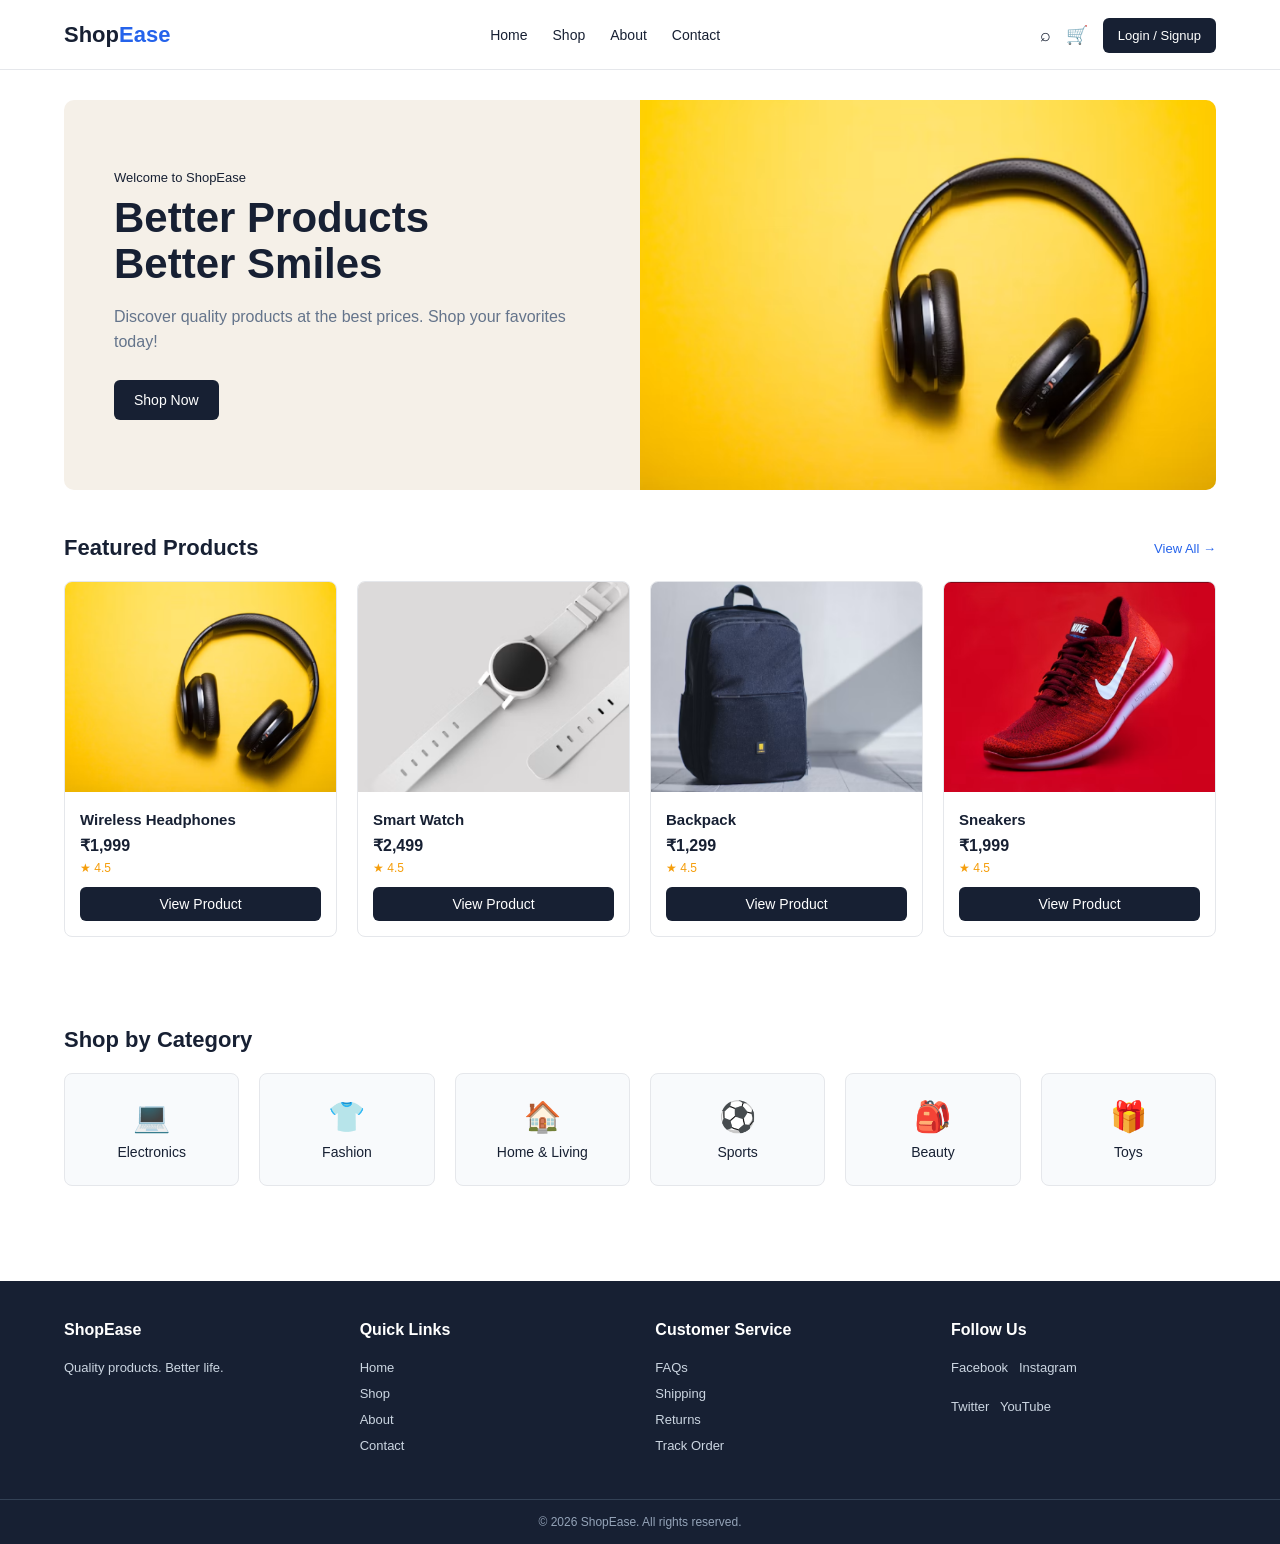
<file: ShopEase_Beginner_Ecommerce/index.html>
<!DOCTYPE html>
<html lang="en">
<head>
    <meta charset="UTF-8">
    <meta name="viewport" content="width=device-width, initial-scale=1.0">
    <title>Home - ShopEase</title>
    <link rel="stylesheet" href="style.css">
</head>
<body>

    <header class="navbar">
        <div class="container navbar-content">
            <a href="index.html" class="logo">Shop<span>Ease</span></a>

            <nav class="nav-links">
                <a href="index.html">Home</a>
                <a href="shop.html">Shop</a>
                <a href="about.html">About</a>
                <a href="about.html">Contact</a>
            </nav>

            <div class="nav-right">
                <a href="shop.html" class="nav-icon">⌕</a>
                <a href="cart.html" class="nav-icon">🛒</a>
                <a href="login.html" class="login-button">Login / Signup</a>
            </div>
        </div>
    </header>
    

<main class="container">
    <section class="hero">
        <div class="hero-text">
            <div class="hero-small">Welcome to ShopEase</div>
            <h1>Better Products<br>Better Smiles</h1>
            <p>Discover quality products at the best prices. Shop your favorites today!</p>
            <a href="shop.html" class="primary-button">Shop Now</a>
        </div>

        <img src="./images/headphones.png" alt="Featured headphones" class="hero-image">
    </section>

    <section class="section">
        <div class="section-heading">
            <h2>Featured Products</h2>
            <a href="shop.html" class="view-all">View All →</a>
        </div>

        <div class="product-list">
            
    <div class="product-card">
        <img src="./images/headphones.png" alt="Wireless Headphones" class="product-image">
        <div class="product-info">
            <h3 class="product-name">Wireless Headphones</h3>
            <div class="product-price">₹1,999</div>
            <div class="product-rating">★ 4.5</div>
            <a href="product.html" class="primary-button">View Product</a>
        </div>
    </div>
    
    <div class="product-card">
        <img src="./images/watch.png" alt="Smart Watch" class="product-image">
        <div class="product-info">
            <h3 class="product-name">Smart Watch</h3>
            <div class="product-price">₹2,499</div>
            <div class="product-rating">★ 4.5</div>
            <a href="product.html" class="primary-button">View Product</a>
        </div>
    </div>
    
    <div class="product-card">
        <img src="./images/backpack.png" alt="Backpack" class="product-image">
        <div class="product-info">
            <h3 class="product-name">Backpack</h3>
            <div class="product-price">₹1,299</div>
            <div class="product-rating">★ 4.5</div>
            <a href="product.html" class="primary-button">View Product</a>
        </div>
    </div>
    
    <div class="product-card">
        <img src="./images/shoes.png" alt="Sneakers" class="product-image">
        <div class="product-info">
            <h3 class="product-name">Sneakers</h3>
            <div class="product-price">₹1,999</div>
            <div class="product-rating">★ 4.5</div>
            <a href="product.html" class="primary-button">View Product</a>
        </div>
    </div>
    
        </div>
    </section>

    <section class="section">
        <div class="section-heading">
            <h2>Shop by Category</h2>
        </div>

        <div class="category-list">
            <div class="category"><div class="category-icon">💻</div><p>Electronics</p></div>
            <div class="category"><div class="category-icon">👕</div><p>Fashion</p></div>
            <div class="category"><div class="category-icon">🏠</div><p>Home & Living</p></div>
            <div class="category"><div class="category-icon">⚽</div><p>Sports</p></div>
            <div class="category"><div class="category-icon">🎒</div><p>Beauty</p></div>
            <div class="category"><div class="category-icon">🎁</div><p>Toys</p></div>
        </div>
    </section>
</main>


    <footer class="footer">
        <div class="container footer-content">
            <div class="footer-column">
                <h3>ShopEase</h3>
                <p>Quality products. Better life.</p>
            </div>

            <div class="footer-column">
                <h3>Quick Links</h3>
                <a href="index.html">Home</a>
                <a href="shop.html">Shop</a>
                <a href="about.html">About</a>
                <a href="about.html">Contact</a>
            </div>

            <div class="footer-column">
                <h3>Customer Service</h3>
                <a href="#">FAQs</a>
                <a href="#">Shipping</a>
                <a href="#">Returns</a>
                <a href="#">Track Order</a>
            </div>

            <div class="footer-column">
                <h3>Follow Us</h3>
                <p>Facebook &nbsp; Instagram</p>
                <p>Twitter &nbsp; YouTube</p>
            </div>
        </div>

        <div class="footer-bottom">
            © 2026 ShopEase. All rights reserved.
        </div>
    </footer>
    
</body>
</html>
</file>
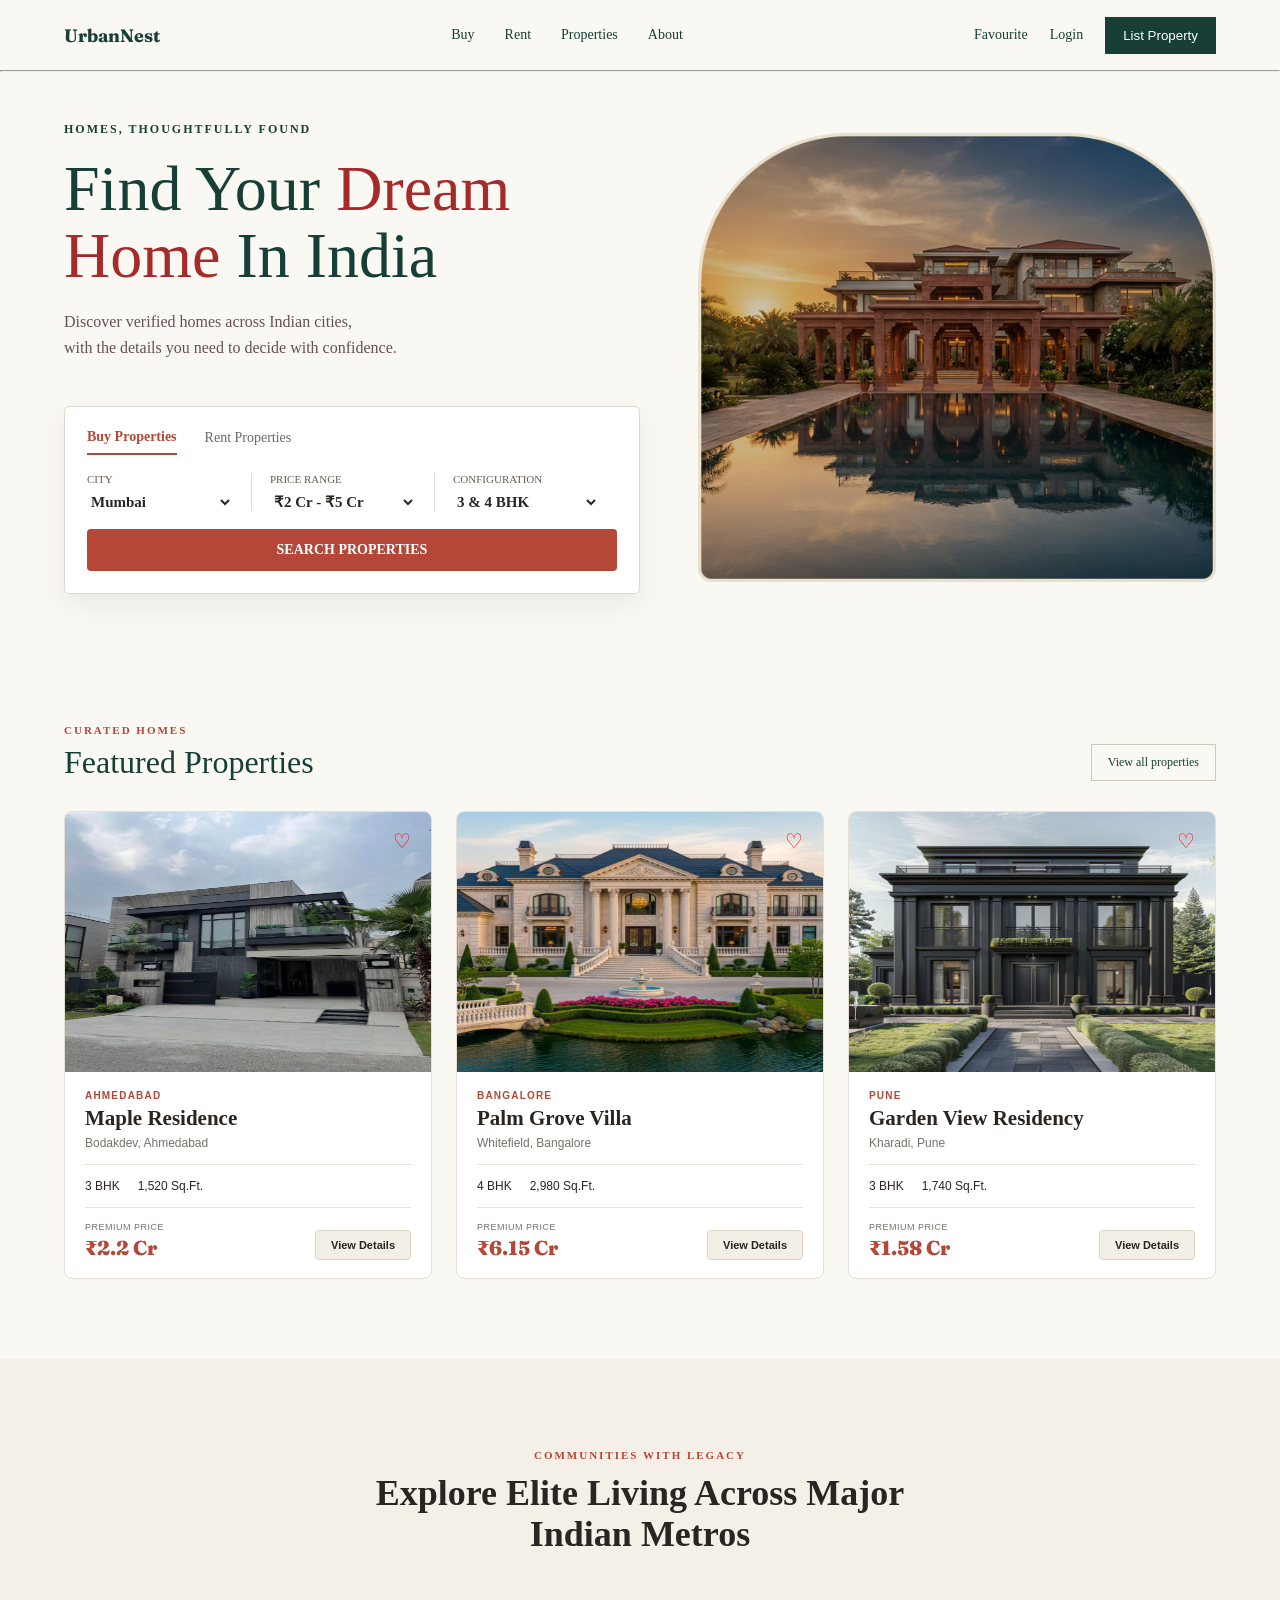
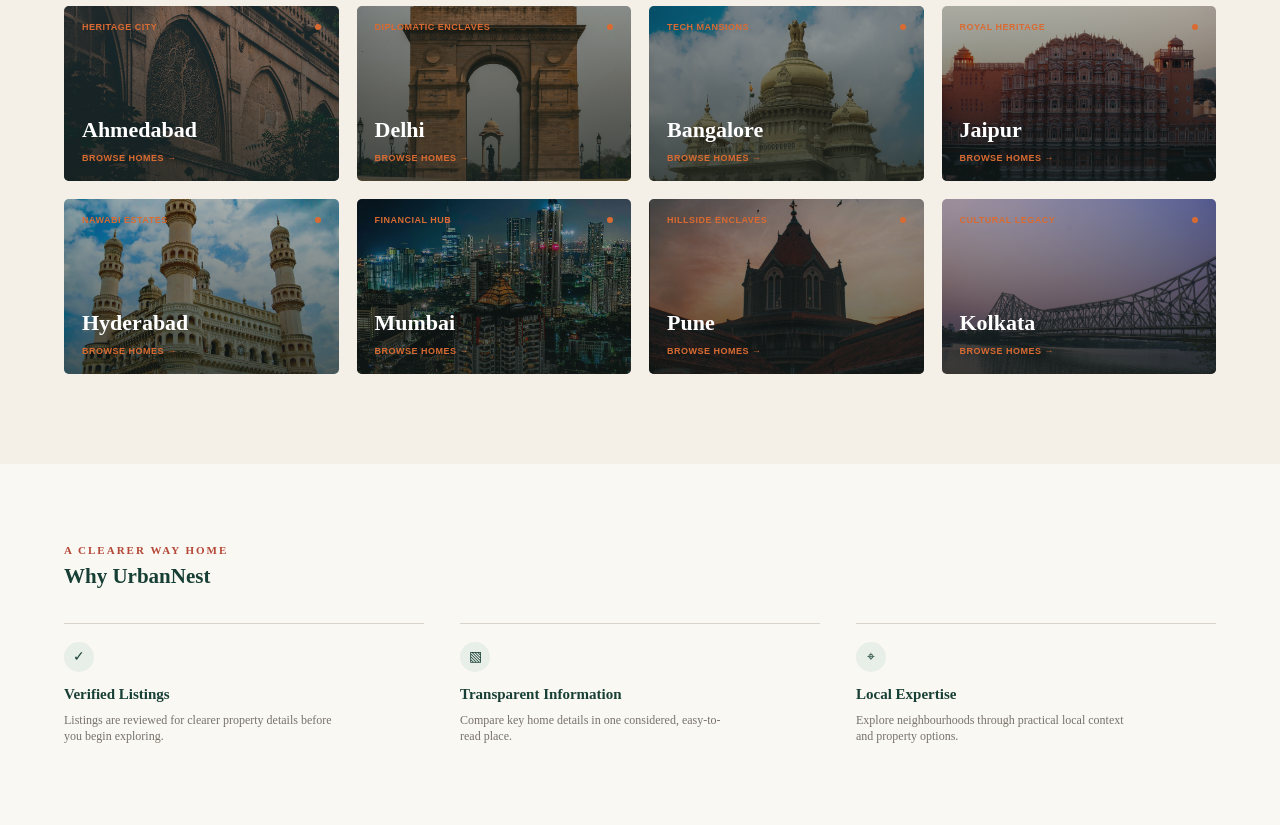
<file: UrbanNest/index.html>
<!DOCTYPE html>
<html lang="en">

<head>
    <meta charset="UTF-8">
    <meta name="viewport" content="width=device-width, initial-scale=1.0">
    <title>Document</title>
    <link rel="preconnect" href="https://fonts.googleapis.com">
    <link rel="preconnect" href="https://fonts.gstatic.com" crossorigin>
    <link
        href="https://fonts.googleapis.com/css2?family=Fraunces:ital,opsz,wght@0,9..144,100..900;1,9..144,100..900&family=Google+Sans:ital,opsz,wght@0,17..18,400..700;1,17..18,400..700&family=Valley+Sans:ital,wght@0,100..900;1,100..900&display=swap"
        rel="stylesheet">

    <link rel="stylesheet" href="style.css">
</head>

<body>
    <header>
        <div class="logo">
            UrbanNest
        </div>

        <nav class="nav-links">
            <a href="#">Buy</a>
            <a href="#">Rent</a>
            <a href="#">Properties</a>
            <a href="#">About</a>
        </nav>

        <div class="nav-actions">
            <a href="#">Favourite</a>
            <a href="#">Login</a>
            <button>List Property</button>
        </div>
    </header>
    <hr>
    <section class="hero">
        <div class="first">

            <div class="hero-content">

                <p class="hero-label">HOMES, THOUGHTFULLY FOUND</p>

                <h1>Find Your <span class="dream">Dream <br>Home </span>In India</h1>

                <p class="hero-description">
                    Discover verified homes across Indian cities,
                    <br> with the details you need to decide with confidence.
                </p>

            </div>

            <div class="search-box">

                <div class="search-tabs">
                    <button class="active">Buy Properties</button>
                    <button>Rent Properties</button>
                </div>

                <div class="search-fields">

                    <div class="search-field">
                        <label for="city">CITY</label>

                        <select id="city">
                            <option value="">Mumbai</option>
                            <option value="ahmedabad">Ahmedabad</option>
                            <option value="delhi">Delhi</option>
                            <option value="bangalore">Bangalore</option>
                            <option value="pune">Pune</option>
                        </select>
                    </div>


                    <div class="search-field">
                        <label for="price">PRICE RANGE</label>

                        <select id="price">
                            <option value="">₹2 Cr - ₹5 Cr</option>
                            <option value="under-1">Under ₹1 Cr</option>
                            <option value="1-2">₹1 Cr - ₹2 Cr</option>
                            <option value="2-5">₹2 Cr - ₹5 Cr</option>
                            <option value="5-plus">₹5 Cr+</option>
                        </select>
                    </div>


                    <div class="search-field">
                        <label for="configuration">CONFIGURATION</label>

                        <select id="configuration">
                            <option value="">3 & 4 BHK</option>
                            <option value="1">1 BHK</option>
                            <option value="2">2 BHK</option>
                            <option value="3">3 BHK</option>
                            <option value="4">4 BHK</option>
                            <option value="5">5+ BHK</option>
                        </select>
                    </div>

                </div>

                <button class="search-button">
                    SEARCH PROPERTIES
                </button>

            </div>
        </div>
        <div class="second">
            <img src="./images/hero.png">
        </div>

    </section>
    <section class="featured-properties">

        <div class="section-header">

            <div>
                <p class="section-label">CURATED HOMES</p>
                <h2>Featured Properties</h2>
            </div>

            <a href="#" class="view-all">View all properties</a>

        </div>


        <div class="property-grid">

            <article class="property-card">

                <div class="property-image">
                    <img src="./images/ahmedabadHouse.jpg" alt="Maple Residence">
                    <button class="favorite">
                        ♡
                    </button>
                </div>

                <div class="property-info">

                    <p class="property-city">AHMEDABAD</p>

                    <h3 class="property-name">
                        Maple Residence
                    </h3>

                    <p class="property-location">
                        Bodakdev, Ahmedabad
                    </p>

                    <div class="property-divider"></div>

                    <div class="property-details">
                        <span class="property-bhk">3 BHK</span>
                        <span class="property-area">1,520 Sq.Ft.</span>
                    </div>

                    <div class="property-divider"></div>

                    <div class="property-bottom">

                        <div class="property-price">
                            <span>PREMIUM PRICE</span>
                            <strong>₹2.2 Cr</strong>
                        </div>

                        <a href="#" class="property-button">
                            View Details
                        </a>

                    </div>

                </div>

            </article>


            <article class="property-card">

                <div class="property-image">
                    <img src="./images/bangloreHouse.jpg" alt="Palm Grove Villa">

                    <button class="favorite">
                        ♡
                    </button>
                </div>


                <div class="property-info">

                    <p class="property-city">BANGALORE</p>

                    <h3 class="property-name">
                        Palm Grove Villa
                    </h3>

                    <p class="property-location">
                        Whitefield, Bangalore
                    </p>

                    <div class="property-divider"></div>

                    <div class="property-details">
                        <span class="property-bhk">4 BHK</span>
                        <span class="property-area">2,980 Sq.Ft.</span>
                    </div>

                    <div class="property-divider"></div>

                    <div class="property-bottom">

                        <div class="property-price">
                            <span>PREMIUM PRICE</span>
                            <strong>₹6.15 Cr</strong>
                        </div>

                        <a href="#" class="property-button">
                            View Details
                        </a>

                    </div>

                </div>

            </article>


            <article class="property-card">

                <div class="property-image">
                    <img src="./images/PuneHouse.jpg" alt="Garden View Residency">
                    <button class="favorite">
                        ♡
                    </button>
                </div>

                <div class="property-info">

                    <p class="property-city">PUNE</p>

                    <h3 class="property-name">
                        Garden View Residency
                    </h3>

                    <p class="property-location">
                        Kharadi, Pune
                    </p>

                    <div class="property-divider"></div>

                    <div class="property-details">
                        <span class="property-bhk">3 BHK</span>
                        <span class="property-area">1,740 Sq.Ft.</span>
                    </div>

                    <div class="property-divider"></div>

                    <div class="property-bottom">

                        <div class="property-price">
                            <span>PREMIUM PRICE</span>
                            <strong>₹1.58 Cr</strong>
                        </div>

                        <a href="#" class="property-button">
                            View Details
                        </a>

                    </div>

                </div>

            </article>

        </div>

    </section>
    <section class="explore-cities">
        <div class="cities-header">
            <p class="section-label">COMMUNITIES WITH LEGACY</p>
            <h2>Explore Elite Living Across Major<br>Indian Metros</h2>
        </div>

        <div class="city-grid">
            <article class="city-card">
                <img src="./images/ahmedabad.jpg" alt="Ahmedabad">
                <div class="city-overlay"></div>
                <div class="city-top">
                    <span>HERITAGE CITY</span>
                    <i></i>
                </div>
                <div class="city-bottom">
                    <h3>Ahmedabad</h3>
                    <a href="#">BROWSE HOMES →</a>
                </div>
            </article>

            <article class="city-card">
                <img src="./images/delhi.jpg" alt="Delhi">
                <div class="city-overlay"></div>
                <div class="city-top">
                    <span>DIPLOMATIC ENCLAVES</span>
                    <i></i>
                </div>
                <div class="city-bottom">
                    <h3>Delhi</h3>
                    <a href="#">BROWSE HOMES →</a>
                </div>
            </article>

            <article class="city-card">
                <img src="./images/banglore.jpg" alt="Bangalore">
                <div class="city-overlay"></div>
                <div class="city-top">
                    <span>TECH MANSIONS</span>
                    <i></i>
                </div>
                <div class="city-bottom">
                    <h3>Bangalore</h3>
                    <a href="#">BROWSE HOMES →</a>
                </div>
            </article>

            <article class="city-card">
                <img src="./images/jaipur.jpg" alt="Jaipur">
                <div class="city-overlay"></div>
                <div class="city-top">
                    <span>ROYAL HERITAGE</span>
                    <i></i>
                </div>
                <div class="city-bottom">
                    <h3>Jaipur</h3>
                    <a href="#">BROWSE HOMES →</a>
                </div>
            </article>

            <article class="city-card">
                <img src="./images/hyderabad.jpg" alt="Hyderabad">
                <div class="city-overlay"></div>
                <div class="city-top">
                    <span>NAWABI ESTATES</span>
                    <i></i>
                </div>
                <div class="city-bottom">
                    <h3>Hyderabad</h3>
                    <a href="#">BROWSE HOMES →</a>
                </div>
            </article>

            <article class="city-card">
                <img src="./images/mumbai.jpg" alt="Mumbai">
                <div class="city-overlay"></div>
                <div class="city-top">
                    <span>FINANCIAL HUB</span>
                    <i></i>
                </div>
                <div class="city-bottom">
                    <h3>Mumbai</h3>
                    <a href="#">BROWSE HOMES →</a>
                </div>
            </article>

            <article class="city-card">
                <img src="./images/pune.jpg" alt="Pune">
                <div class="city-overlay"></div>
                <div class="city-top">
                    <span>HILLSIDE ENCLAVES</span>
                    <i></i>
                </div>
                <div class="city-bottom">
                    <h3>Pune</h3>
                    <a href="#">BROWSE HOMES →</a>
                </div>
            </article>

            <article class="city-card">
                <img src="./images/kolkata.jpg" alt="Kolkata">
                <div class="city-overlay"></div>
                <div class="city-top">
                    <span>CULTURAL LEGACY</span>
                    <i></i>
                </div>
                <div class="city-bottom">
                    <h3>Kolkata</h3>
                    <a href="#">BROWSE HOMES →</a>
                </div>
            </article>
        </div>
    </section>
    <section class="why-urbannest">
        <div class="why-header">
            <div>
                <p class="section-label">A CLEARER WAY HOME</p>
                <h2>Why UrbanNest</h2>
            </div>
        </div>

        <div class="why-grid">
            <article class="why-card">
                <div class="why-icon">✓</div>
                <h3>Verified Listings</h3>
                <p>Listings are reviewed for clearer property details before you begin exploring.</p>
            </article>

            <article class="why-card">
                <div class="why-icon">▧</div>
                <h3>Transparent Information</h3>
                <p>Compare key home details in one considered, easy-to-read place.</p>
            </article>

            <article class="why-card">
                <div class="why-icon">⌖</div>
                <h3>Local Expertise</h3>
                <p>Explore neighbourhoods through practical local context and property options.</p>
            </article>
        </div>
    </section>
</body>

</html>
</file>
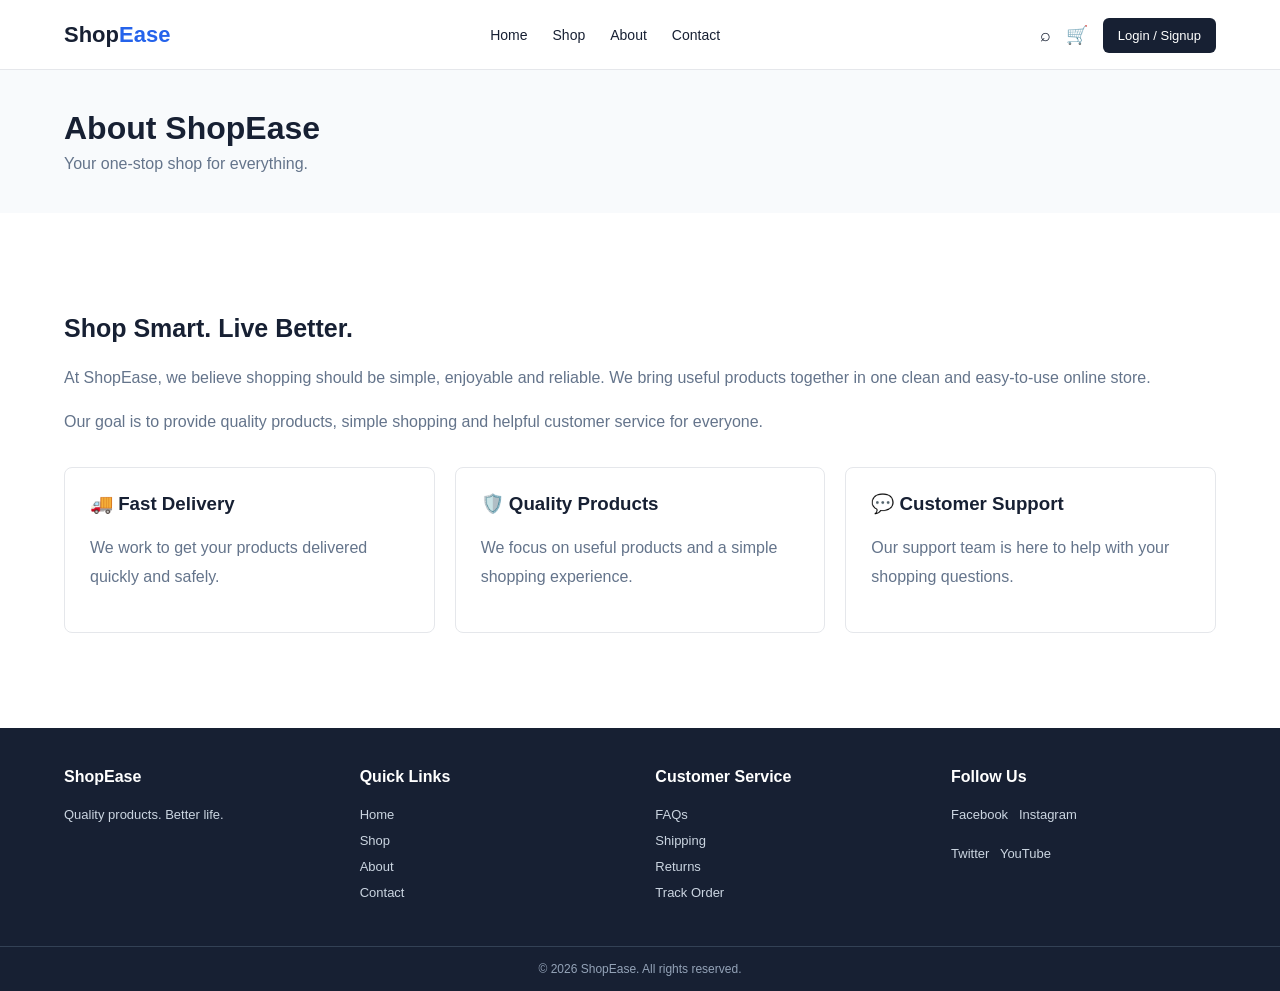
<file: ShopEase_Beginner_Ecommerce/about.html>
<!DOCTYPE html>
<html lang="en">
<head>
    <meta charset="UTF-8">
    <meta name="viewport" content="width=device-width, initial-scale=1.0">
    <title>About - ShopEase</title>
    <link rel="stylesheet" href="style.css">
</head>
<body>

    <header class="navbar">
        <div class="container navbar-content">
            <a href="index.html" class="logo">Shop<span>Ease</span></a>

            <nav class="nav-links">
                <a href="index.html">Home</a>
                <a href="shop.html">Shop</a>
                <a href="about.html">About</a>
                <a href="about.html">Contact</a>
            </nav>

            <div class="nav-right">
                <a href="shop.html" class="nav-icon">⌕</a>
                <a href="cart.html" class="nav-icon">🛒</a>
                <a href="login.html" class="login-button">Login / Signup</a>
            </div>
        </div>
    </header>
    

<section class="page-title">
    <div class="container">
        <h1>About ShopEase</h1>
        <p>Your one-stop shop for everything.</p>
    </div>
</section>

<main class="container">
    <section class="about-content">
        <h2>Shop Smart. Live Better.</h2>

        <p>
            At ShopEase, we believe shopping should be simple, enjoyable and reliable.
            We bring useful products together in one clean and easy-to-use online store.
        </p>

        <p>
            Our goal is to provide quality products, simple shopping and helpful customer
            service for everyone.
        </p>

        <div class="about-features">
            <div class="about-feature">
                <h3>🚚 Fast Delivery</h3>
                <p>We work to get your products delivered quickly and safely.</p>
            </div>

            <div class="about-feature">
                <h3>🛡️ Quality Products</h3>
                <p>We focus on useful products and a simple shopping experience.</p>
            </div>

            <div class="about-feature">
                <h3>💬 Customer Support</h3>
                <p>Our support team is here to help with your shopping questions.</p>
            </div>
        </div>
    </section>
</main>


    <footer class="footer">
        <div class="container footer-content">
            <div class="footer-column">
                <h3>ShopEase</h3>
                <p>Quality products. Better life.</p>
            </div>

            <div class="footer-column">
                <h3>Quick Links</h3>
                <a href="index.html">Home</a>
                <a href="shop.html">Shop</a>
                <a href="about.html">About</a>
                <a href="about.html">Contact</a>
            </div>

            <div class="footer-column">
                <h3>Customer Service</h3>
                <a href="#">FAQs</a>
                <a href="#">Shipping</a>
                <a href="#">Returns</a>
                <a href="#">Track Order</a>
            </div>

            <div class="footer-column">
                <h3>Follow Us</h3>
                <p>Facebook &nbsp; Instagram</p>
                <p>Twitter &nbsp; YouTube</p>
            </div>
        </div>

        <div class="footer-bottom">
            © 2026 ShopEase. All rights reserved.
        </div>
    </footer>
    
</body>
</html>
</file>
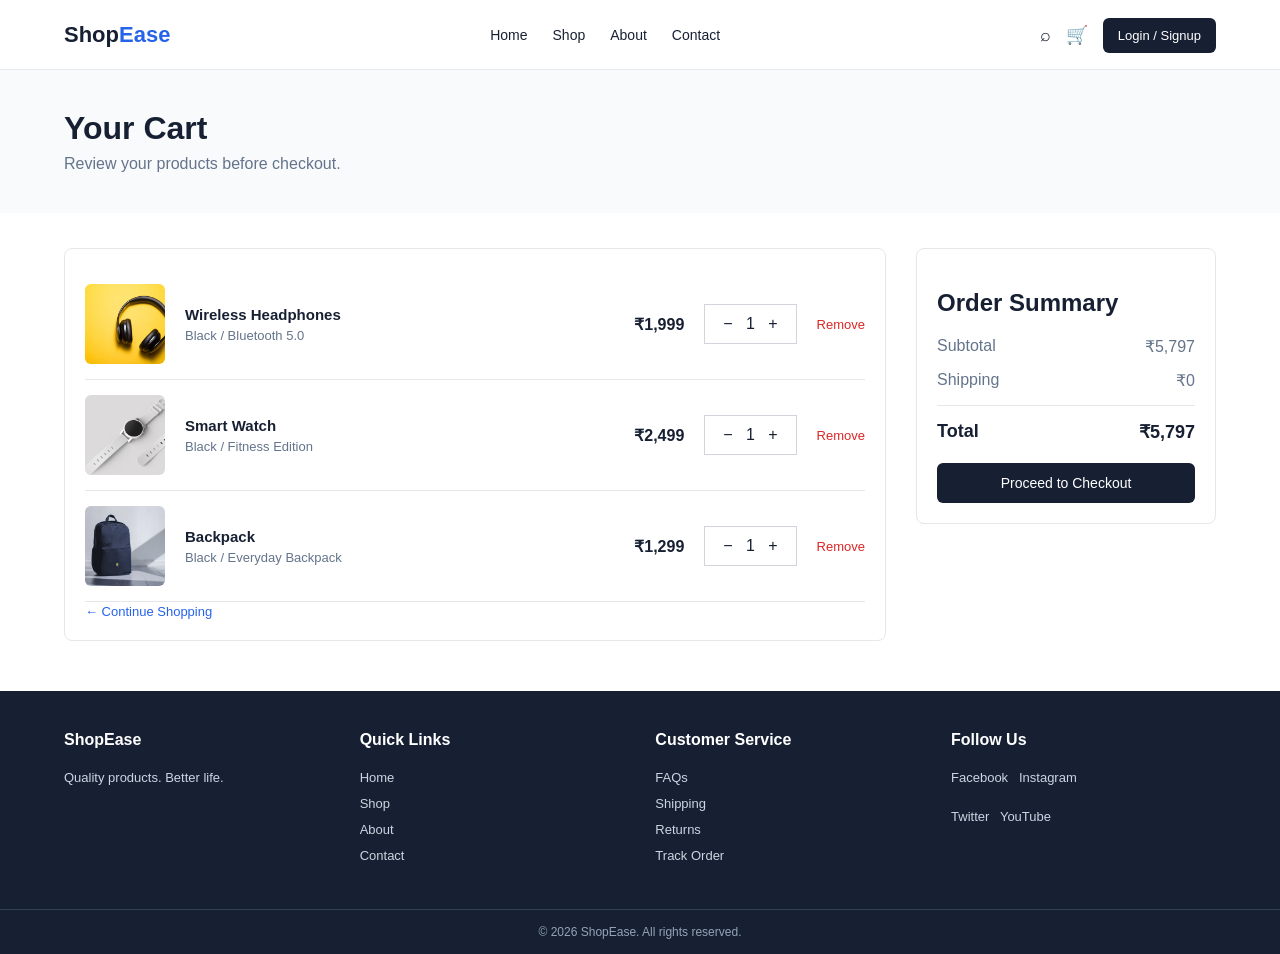
<file: ShopEase_Beginner_Ecommerce/cart.html>
<!DOCTYPE html>
<html lang="en">
<head>
    <meta charset="UTF-8">
    <meta name="viewport" content="width=device-width, initial-scale=1.0">
    <title>Cart - ShopEase</title>
    <link rel="stylesheet" href="style.css">
</head>
<body>

    <header class="navbar">
        <div class="container navbar-content">
            <a href="index.html" class="logo">Shop<span>Ease</span></a>

            <nav class="nav-links">
                <a href="index.html">Home</a>
                <a href="shop.html">Shop</a>
                <a href="about.html">About</a>
                <a href="about.html">Contact</a>
            </nav>

            <div class="nav-right">
                <a href="shop.html" class="nav-icon">⌕</a>
                <a href="cart.html" class="nav-icon">🛒</a>
                <a href="login.html" class="login-button">Login / Signup</a>
            </div>
        </div>
    </header>
    

<section class="page-title">
    <div class="container">
        <h1>Your Cart</h1>
        <p>Review your products before checkout.</p>
    </div>
</section>

<main class="container">
    <div class="cart-layout">
        <section class="cart-items">
            <div class="cart-row">
                <img src="./images/headphones.png" alt="Wireless Headphones">
                <div class="cart-product">
                    <h3>Wireless Headphones</h3>
                    <p>Black / Bluetooth 5.0</p>
                </div>
                <div class="cart-price">₹1,999</div>
                <div class="quantity-box">− &nbsp; 1 &nbsp; +</div>
                <a href="#" class="remove">Remove</a>
            </div>

            <div class="cart-row">
                <img src="./images/watch.png" alt="Smart Watch">
                <div class="cart-product">
                    <h3>Smart Watch</h3>
                    <p>Black / Fitness Edition</p>
                </div>
                <div class="cart-price">₹2,499</div>
                <div class="quantity-box">− &nbsp; 1 &nbsp; +</div>
                <a href="#" class="remove">Remove</a>
            </div>

            <div class="cart-row">
                <img src="./images/backpack.png" alt="Backpack">
                <div class="cart-product">
                    <h3>Backpack</h3>
                    <p>Black / Everyday Backpack</p>
                </div>
                <div class="cart-price">₹1,299</div>
                <div class="quantity-box">− &nbsp; 1 &nbsp; +</div>
                <a href="#" class="remove">Remove</a>
            </div>

            <a href="shop.html" class="view-all">← Continue Shopping</a>
        </section>

        <aside class="order-summary">
            <h2>Order Summary</h2>
            <div class="summary-line"><span>Subtotal</span><span>₹5,797</span></div>
            <div class="summary-line"><span>Shipping</span><span>₹0</span></div>
            <div class="summary-total"><span>Total</span><span>₹5,797</span></div>
            <a href="checkout.html" class="primary-button">Proceed to Checkout</a>
        </aside>
    </div>
</main>


    <footer class="footer">
        <div class="container footer-content">
            <div class="footer-column">
                <h3>ShopEase</h3>
                <p>Quality products. Better life.</p>
            </div>

            <div class="footer-column">
                <h3>Quick Links</h3>
                <a href="index.html">Home</a>
                <a href="shop.html">Shop</a>
                <a href="about.html">About</a>
                <a href="about.html">Contact</a>
            </div>

            <div class="footer-column">
                <h3>Customer Service</h3>
                <a href="#">FAQs</a>
                <a href="#">Shipping</a>
                <a href="#">Returns</a>
                <a href="#">Track Order</a>
            </div>

            <div class="footer-column">
                <h3>Follow Us</h3>
                <p>Facebook &nbsp; Instagram</p>
                <p>Twitter &nbsp; YouTube</p>
            </div>
        </div>

        <div class="footer-bottom">
            © 2026 ShopEase. All rights reserved.
        </div>
    </footer>
    
</body>
</html>
</file>
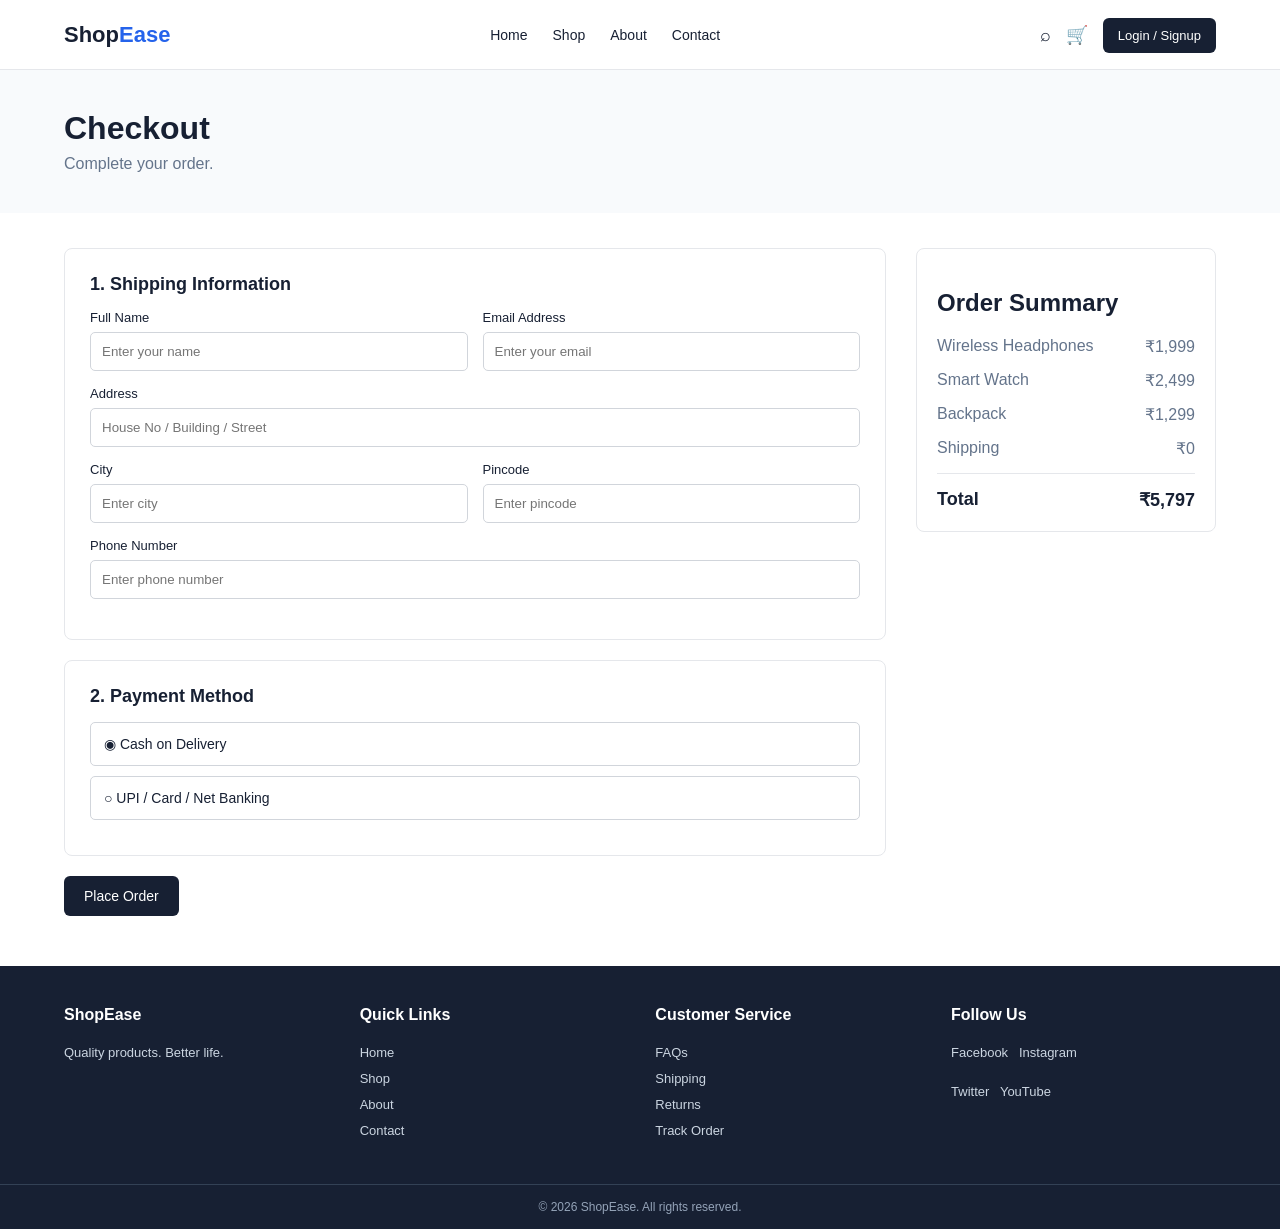
<file: ShopEase_Beginner_Ecommerce/checkout.html>
<!DOCTYPE html>
<html lang="en">
<head>
    <meta charset="UTF-8">
    <meta name="viewport" content="width=device-width, initial-scale=1.0">
    <title>Checkout - ShopEase</title>
    <link rel="stylesheet" href="style.css">
</head>
<body>

    <header class="navbar">
        <div class="container navbar-content">
            <a href="index.html" class="logo">Shop<span>Ease</span></a>

            <nav class="nav-links">
                <a href="index.html">Home</a>
                <a href="shop.html">Shop</a>
                <a href="about.html">About</a>
                <a href="about.html">Contact</a>
            </nav>

            <div class="nav-right">
                <a href="shop.html" class="nav-icon">⌕</a>
                <a href="cart.html" class="nav-icon">🛒</a>
                <a href="login.html" class="login-button">Login / Signup</a>
            </div>
        </div>
    </header>
    

<section class="page-title">
    <div class="container">
        <h1>Checkout</h1>
        <p>Complete your order.</p>
    </div>
</section>

<main class="container">
    <div class="checkout-layout">
        <section class="checkout-form">
            <div class="form-section">
                <h2>1. Shipping Information</h2>

                <div class="form-row">
                    <div class="form-group">
                        <label>Full Name</label>
                        <input type="text" placeholder="Enter your name">
                    </div>

                    <div class="form-group">
                        <label>Email Address</label>
                        <input type="email" placeholder="Enter your email">
                    </div>
                </div>

                <div class="form-group">
                    <label>Address</label>
                    <input type="text" placeholder="House No / Building / Street">
                </div>

                <div class="form-row">
                    <div class="form-group">
                        <label>City</label>
                        <input type="text" placeholder="Enter city">
                    </div>

                    <div class="form-group">
                        <label>Pincode</label>
                        <input type="text" placeholder="Enter pincode">
                    </div>
                </div>

                <div class="form-group">
                    <label>Phone Number</label>
                    <input type="text" placeholder="Enter phone number">
                </div>
            </div>

            <div class="form-section">
                <h2>2. Payment Method</h2>
                <div class="payment-option">◉ Cash on Delivery</div>
                <div class="payment-option">○ UPI / Card / Net Banking</div>
            </div>

            <a href="index.html" class="primary-button">Place Order</a>
        </section>

        <aside class="order-summary">
            <h2>Order Summary</h2>

            <div class="summary-line">
                <span>Wireless Headphones</span>
                <span>₹1,999</span>
            </div>

            <div class="summary-line">
                <span>Smart Watch</span>
                <span>₹2,499</span>
            </div>

            <div class="summary-line">
                <span>Backpack</span>
                <span>₹1,299</span>
            </div>

            <div class="summary-line">
                <span>Shipping</span>
                <span>₹0</span>
            </div>

            <div class="summary-total">
                <span>Total</span>
                <span>₹5,797</span>
            </div>
        </aside>
    </div>
</main>


    <footer class="footer">
        <div class="container footer-content">
            <div class="footer-column">
                <h3>ShopEase</h3>
                <p>Quality products. Better life.</p>
            </div>

            <div class="footer-column">
                <h3>Quick Links</h3>
                <a href="index.html">Home</a>
                <a href="shop.html">Shop</a>
                <a href="about.html">About</a>
                <a href="about.html">Contact</a>
            </div>

            <div class="footer-column">
                <h3>Customer Service</h3>
                <a href="#">FAQs</a>
                <a href="#">Shipping</a>
                <a href="#">Returns</a>
                <a href="#">Track Order</a>
            </div>

            <div class="footer-column">
                <h3>Follow Us</h3>
                <p>Facebook &nbsp; Instagram</p>
                <p>Twitter &nbsp; YouTube</p>
            </div>
        </div>

        <div class="footer-bottom">
            © 2026 ShopEase. All rights reserved.
        </div>
    </footer>
    
</body>
</html>
</file>
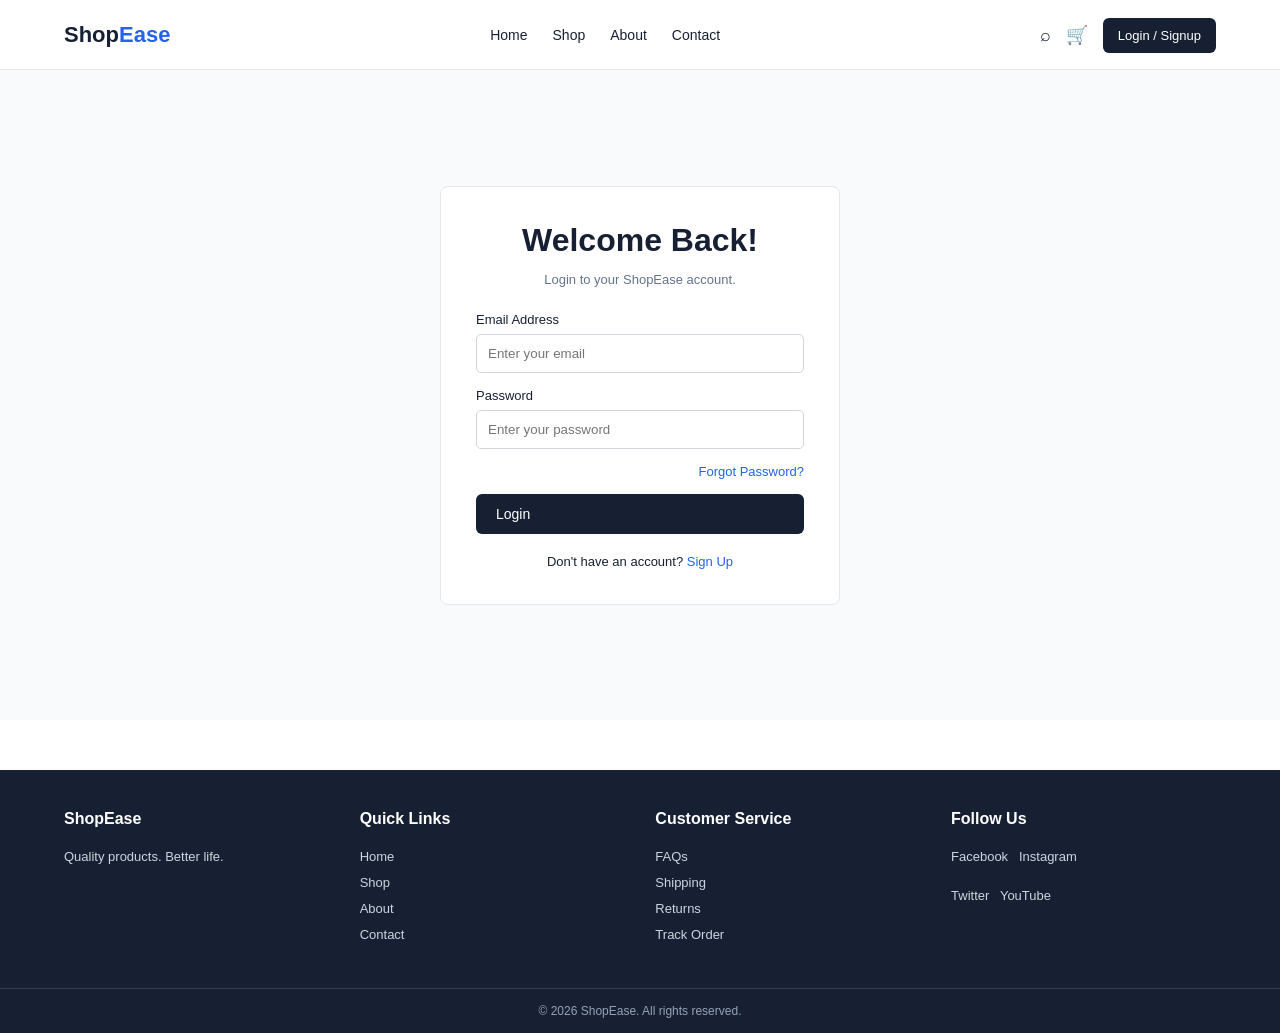
<file: ShopEase_Beginner_Ecommerce/login.html>
<!DOCTYPE html>
<html lang="en">
<head>
    <meta charset="UTF-8">
    <meta name="viewport" content="width=device-width, initial-scale=1.0">
    <title>Login - ShopEase</title>
    <link rel="stylesheet" href="style.css">
</head>
<body>

    <header class="navbar">
        <div class="container navbar-content">
            <a href="index.html" class="logo">Shop<span>Ease</span></a>

            <nav class="nav-links">
                <a href="index.html">Home</a>
                <a href="shop.html">Shop</a>
                <a href="about.html">About</a>
                <a href="about.html">Contact</a>
            </nav>

            <div class="nav-right">
                <a href="shop.html" class="nav-icon">⌕</a>
                <a href="cart.html" class="nav-icon">🛒</a>
                <a href="login.html" class="login-button">Login / Signup</a>
            </div>
        </div>
    </header>
    

<main class="auth-page">
    <div class="auth-box">
        <h1>Welcome Back!</h1>
        <p>Login to your ShopEase account.</p>

        <div class="form-group">
            <label>Email Address</label>
            <input type="email" placeholder="Enter your email">
        </div>

        <div class="form-group">
            <label>Password</label>
            <input type="password" placeholder="Enter your password">
        </div>

        <p style="text-align: right; margin-bottom: 15px;">
            <a href="#" style="color: #2563eb;">Forgot Password?</a>
        </p>

        <a href="index.html" class="primary-button">Login</a>

        <div class="auth-link">
            Don't have an account? <a href="signup.html">Sign Up</a>
        </div>
    </div>
</main>


    <footer class="footer">
        <div class="container footer-content">
            <div class="footer-column">
                <h3>ShopEase</h3>
                <p>Quality products. Better life.</p>
            </div>

            <div class="footer-column">
                <h3>Quick Links</h3>
                <a href="index.html">Home</a>
                <a href="shop.html">Shop</a>
                <a href="about.html">About</a>
                <a href="about.html">Contact</a>
            </div>

            <div class="footer-column">
                <h3>Customer Service</h3>
                <a href="#">FAQs</a>
                <a href="#">Shipping</a>
                <a href="#">Returns</a>
                <a href="#">Track Order</a>
            </div>

            <div class="footer-column">
                <h3>Follow Us</h3>
                <p>Facebook &nbsp; Instagram</p>
                <p>Twitter &nbsp; YouTube</p>
            </div>
        </div>

        <div class="footer-bottom">
            © 2026 ShopEase. All rights reserved.
        </div>
    </footer>
    
</body>
</html>
</file>
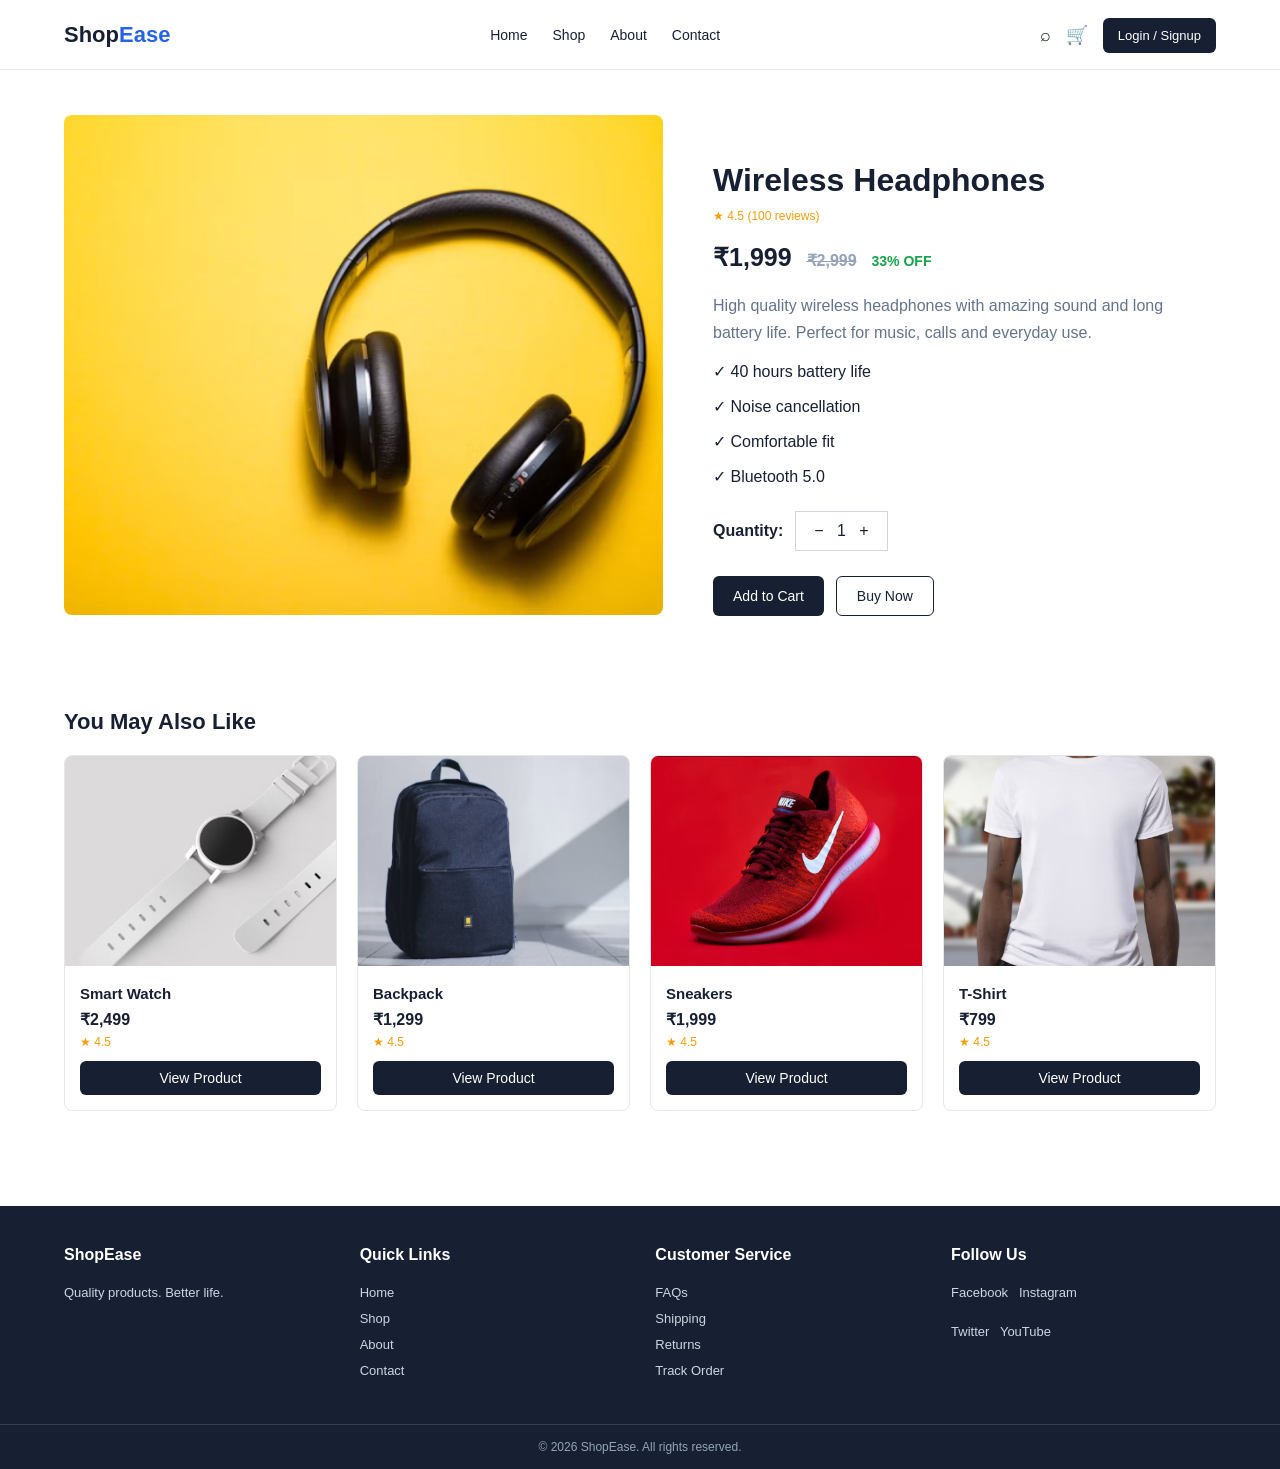
<file: ShopEase_Beginner_Ecommerce/product.html>
<!DOCTYPE html>
<html lang="en">
<head>
    <meta charset="UTF-8">
    <meta name="viewport" content="width=device-width, initial-scale=1.0">
    <title>Product - ShopEase</title>
    <link rel="stylesheet" href="style.css">
</head>
<body>

    <header class="navbar">
        <div class="container navbar-content">
            <a href="index.html" class="logo">Shop<span>Ease</span></a>

            <nav class="nav-links">
                <a href="index.html">Home</a>
                <a href="shop.html">Shop</a>
                <a href="about.html">About</a>
                <a href="about.html">Contact</a>
            </nav>

            <div class="nav-right">
                <a href="shop.html" class="nav-icon">⌕</a>
                <a href="cart.html" class="nav-icon">🛒</a>
                <a href="login.html" class="login-button">Login / Signup</a>
            </div>
        </div>
    </header>
    

<main class="container">
    <section class="product-details">
        <div class="product-detail-image">
            <img src="./images/headphones.png" alt="Wireless Headphones">
        </div>

        <div class="product-detail-info">
            <h1>Wireless Headphones</h1>
            <div class="product-rating">★ 4.5 (100 reviews)</div>

            <div class="big-price">
                ₹1,999
                <span class="old-price">₹2,999</span>
                <span class="discount">33% OFF</span>
            </div>

            <p class="product-description">
                High quality wireless headphones with amazing sound and long battery life.
                Perfect for music, calls and everyday use.
            </p>

            <p>✓ 40 hours battery life</p>
            <p>✓ Noise cancellation</p>
            <p>✓ Comfortable fit</p>
            <p>✓ Bluetooth 5.0</p>

            <div class="quantity">
                <strong>Quantity:</strong>
                <span class="quantity-box">− &nbsp; 1 &nbsp; +</span>
            </div>

            <div class="detail-buttons">
                <a href="cart.html" class="primary-button">Add to Cart</a>
                <a href="checkout.html" class="secondary-button">Buy Now</a>
            </div>
        </div>
    </section>

    <section class="section">
        <div class="section-heading">
            <h2>You May Also Like</h2>
        </div>
        <div class="product-list">
            
    <div class="product-card">
        <img src="./images/watch.png" alt="Smart Watch" class="product-image">
        <div class="product-info">
            <h3 class="product-name">Smart Watch</h3>
            <div class="product-price">₹2,499</div>
            <div class="product-rating">★ 4.5</div>
            <a href="product.html" class="primary-button">View Product</a>
        </div>
    </div>
    
    <div class="product-card">
        <img src="./images/backpack.png" alt="Backpack" class="product-image">
        <div class="product-info">
            <h3 class="product-name">Backpack</h3>
            <div class="product-price">₹1,299</div>
            <div class="product-rating">★ 4.5</div>
            <a href="product.html" class="primary-button">View Product</a>
        </div>
    </div>
    
    <div class="product-card">
        <img src="./images/shoes.png" alt="Sneakers" class="product-image">
        <div class="product-info">
            <h3 class="product-name">Sneakers</h3>
            <div class="product-price">₹1,999</div>
            <div class="product-rating">★ 4.5</div>
            <a href="product.html" class="primary-button">View Product</a>
        </div>
    </div>
    
    <div class="product-card">
        <img src="./images/tshirt.png" alt="T-Shirt" class="product-image">
        <div class="product-info">
            <h3 class="product-name">T-Shirt</h3>
            <div class="product-price">₹799</div>
            <div class="product-rating">★ 4.5</div>
            <a href="product.html" class="primary-button">View Product</a>
        </div>
    </div>
    
        </div>
    </section>
</main>


    <footer class="footer">
        <div class="container footer-content">
            <div class="footer-column">
                <h3>ShopEase</h3>
                <p>Quality products. Better life.</p>
            </div>

            <div class="footer-column">
                <h3>Quick Links</h3>
                <a href="index.html">Home</a>
                <a href="shop.html">Shop</a>
                <a href="about.html">About</a>
                <a href="about.html">Contact</a>
            </div>

            <div class="footer-column">
                <h3>Customer Service</h3>
                <a href="#">FAQs</a>
                <a href="#">Shipping</a>
                <a href="#">Returns</a>
                <a href="#">Track Order</a>
            </div>

            <div class="footer-column">
                <h3>Follow Us</h3>
                <p>Facebook &nbsp; Instagram</p>
                <p>Twitter &nbsp; YouTube</p>
            </div>
        </div>

        <div class="footer-bottom">
            © 2026 ShopEase. All rights reserved.
        </div>
    </footer>
    
</body>
</html>
</file>
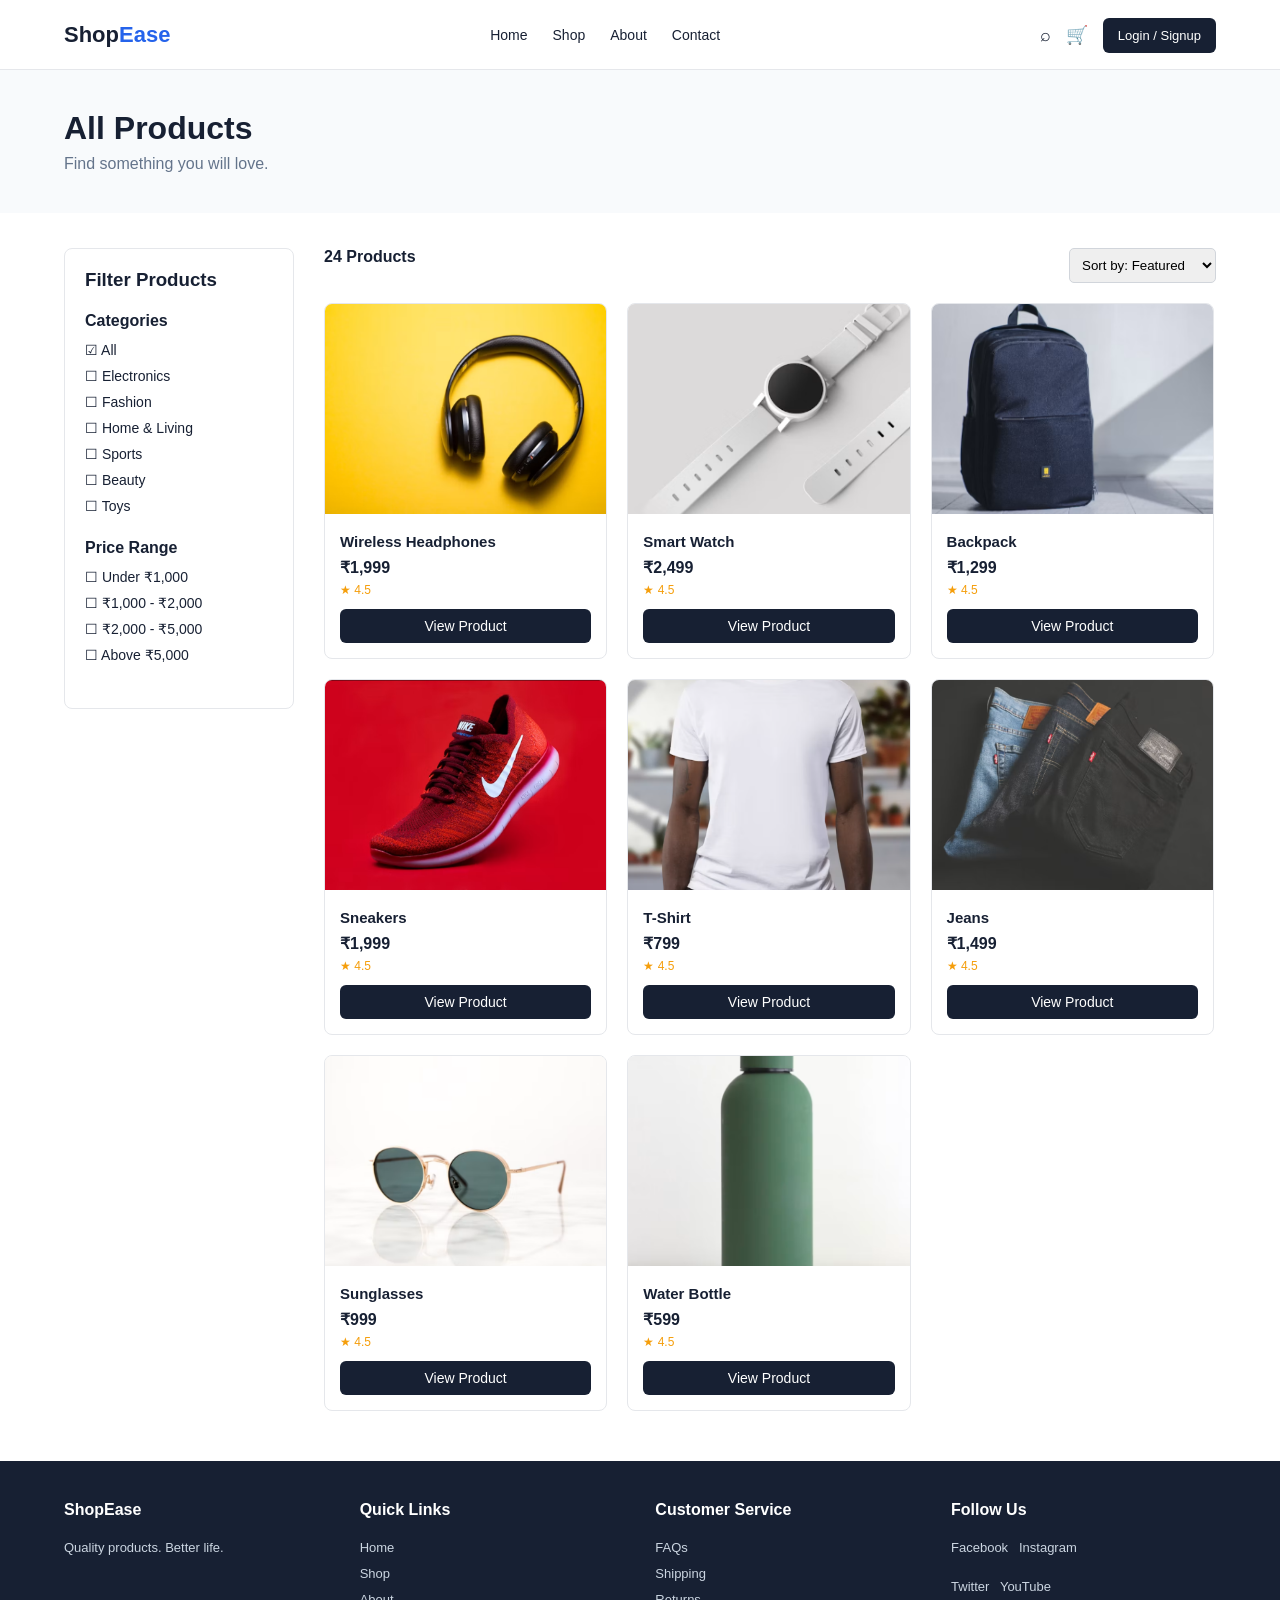
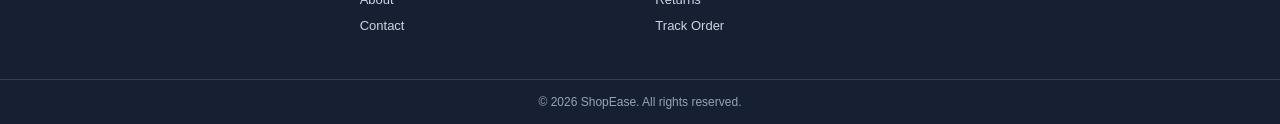
<file: ShopEase_Beginner_Ecommerce/shop.html>
<!DOCTYPE html>
<html lang="en">
<head>
    <meta charset="UTF-8">
    <meta name="viewport" content="width=device-width, initial-scale=1.0">
    <title>Shop - ShopEase</title>
    <link rel="stylesheet" href="style.css">
</head>
<body>

    <header class="navbar">
        <div class="container navbar-content">
            <a href="index.html" class="logo">Shop<span>Ease</span></a>

            <nav class="nav-links">
                <a href="index.html">Home</a>
                <a href="shop.html">Shop</a>
                <a href="about.html">About</a>
                <a href="about.html">Contact</a>
            </nav>

            <div class="nav-right">
                <a href="shop.html" class="nav-icon">⌕</a>
                <a href="cart.html" class="nav-icon">🛒</a>
                <a href="login.html" class="login-button">Login / Signup</a>
            </div>
        </div>
    </header>
    

<section class="page-title">
    <div class="container">
        <h1>All Products</h1>
        <p>Find something you will love.</p>
    </div>
</section>

<main class="container">
    <div class="shop-layout">
        <aside class="filters">
            <h3>Filter Products</h3>

            <div class="filter-group">
                <h4>Categories</h4>
                <div class="filter-option">☑ All</div>
                <div class="filter-option">☐ Electronics</div>
                <div class="filter-option">☐ Fashion</div>
                <div class="filter-option">☐ Home & Living</div>
                <div class="filter-option">☐ Sports</div>
                <div class="filter-option">☐ Beauty</div>
                <div class="filter-option">☐ Toys</div>
            </div>

            <div class="filter-group">
                <h4>Price Range</h4>
                <div class="filter-option">☐ Under ₹1,000</div>
                <div class="filter-option">☐ ₹1,000 - ₹2,000</div>
                <div class="filter-option">☐ ₹2,000 - ₹5,000</div>
                <div class="filter-option">☐ Above ₹5,000</div>
            </div>
        </aside>

        <section class="shop-products">
            <div class="shop-heading">
                <strong>24 Products</strong>
                <select class="sort-box">
                    <option>Sort by: Featured</option>
                    <option>Price: Low to High</option>
                    <option>Price: High to Low</option>
                </select>
            </div>

            <div class="product-list">
                
    <div class="product-card">
        <img src="./images/headphones.png" alt="Wireless Headphones" class="product-image">
        <div class="product-info">
            <h3 class="product-name">Wireless Headphones</h3>
            <div class="product-price">₹1,999</div>
            <div class="product-rating">★ 4.5</div>
            <a href="product.html" class="primary-button">View Product</a>
        </div>
    </div>
    
    <div class="product-card">
<img src="./images/watch.png" alt="Smart Watch" class="product-image">        
<div class="product-info">
            <h3 class="product-name">Smart Watch</h3>
            <div class="product-price">₹2,499</div>
            <div class="product-rating">★ 4.5</div>
            <a href="product.html" class="primary-button">View Product</a>
        </div>
    </div>
    
    <div class="product-card">
        <img src="./images/backpack.png" alt="Backpack" class="product-image">
        <div class="product-info">
            <h3 class="product-name">Backpack</h3>
            <div class="product-price">₹1,299</div>
            <div class="product-rating">★ 4.5</div>
            <a href="product.html" class="primary-button">View Product</a>
        </div>
    </div>
    
    <div class="product-card">
        <img src="./images/shoes.png" alt="Sneakers" class="product-image">
        <div class="product-info">
            <h3 class="product-name">Sneakers</h3>
            <div class="product-price">₹1,999</div>
            <div class="product-rating">★ 4.5</div>
            <a href="product.html" class="primary-button">View Product</a>
        </div>
    </div>
    
    <div class="product-card">
        <img src="./images/tshirt.png" alt="T-Shirt" class="product-image">
        <div class="product-info">
            <h3 class="product-name">T-Shirt</h3>
            <div class="product-price">₹799</div>
            <div class="product-rating">★ 4.5</div>
            <a href="product.html" class="primary-button">View Product</a>
        </div>
    </div>
    
    <div class="product-card">
        <img src="./images/jeans.png" alt="Jeans" class="product-image">
        <div class="product-info">
            <h3 class="product-name">Jeans</h3>
            <div class="product-price">₹1,499</div>
            <div class="product-rating">★ 4.5</div>
            <a href="product.html" class="primary-button">View Product</a>
        </div>
    </div>
    
    <div class="product-card">
        <img src="./images/glasses.png" alt="Sunglasses" class="product-image">
        <div class="product-info">
            <h3 class="product-name">Sunglasses</h3>
            <div class="product-price">₹999</div>
            <div class="product-rating">★ 4.5</div>
            <a href="product.html" class="primary-button">View Product</a>
        </div>
    </div>
    
    <div class="product-card">
        <img src="./images/bottle.png" alt="Water Bottle" class="product-image">
        <div class="product-info">
            <h3 class="product-name">Water Bottle</h3>
            <div class="product-price">₹599</div>
            <div class="product-rating">★ 4.5</div>
            <a href="product.html" class="primary-button">View Product</a>
        </div>
    </div>
    
            </div>
        </section>
    </div>
</main>


    <footer class="footer">
        <div class="container footer-content">
            <div class="footer-column">
                <h3>ShopEase</h3>
                <p>Quality products. Better life.</p>
            </div>

            <div class="footer-column">
                <h3>Quick Links</h3>
                <a href="index.html">Home</a>
                <a href="shop.html">Shop</a>
                <a href="about.html">About</a>
                <a href="about.html">Contact</a>
            </div>

            <div class="footer-column">
                <h3>Customer Service</h3>
                <a href="#">FAQs</a>
                <a href="#">Shipping</a>
                <a href="#">Returns</a>
                <a href="#">Track Order</a>
            </div>

            <div class="footer-column">
                <h3>Follow Us</h3>
                <p>Facebook &nbsp; Instagram</p>
                <p>Twitter &nbsp; YouTube</p>
            </div>
        </div>

        <div class="footer-bottom">
            © 2026 ShopEase. All rights reserved.
        </div>
    </footer>
    
</body>
</html>
</file>
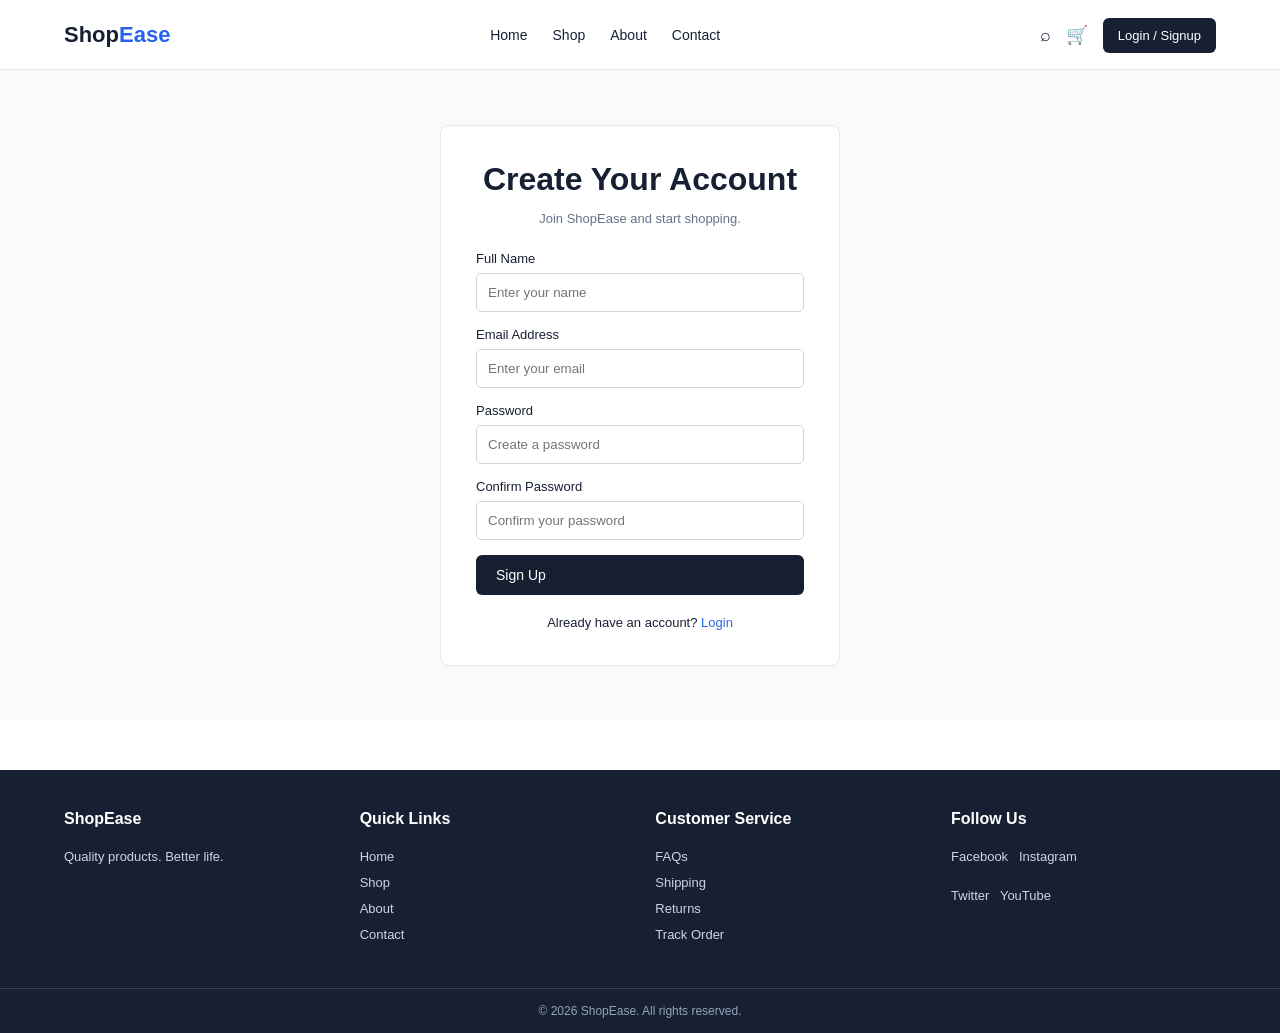
<file: ShopEase_Beginner_Ecommerce/signup.html>
<!DOCTYPE html>
<html lang="en">
<head>
    <meta charset="UTF-8">
    <meta name="viewport" content="width=device-width, initial-scale=1.0">
    <title>Signup - ShopEase</title>
    <link rel="stylesheet" href="style.css">
</head>
<body>

    <header class="navbar">
        <div class="container navbar-content">
            <a href="index.html" class="logo">Shop<span>Ease</span></a>

            <nav class="nav-links">
                <a href="index.html">Home</a>
                <a href="shop.html">Shop</a>
                <a href="about.html">About</a>
                <a href="about.html">Contact</a>
            </nav>

            <div class="nav-right">
                <a href="shop.html" class="nav-icon">⌕</a>
                <a href="cart.html" class="nav-icon">🛒</a>
                <a href="login.html" class="login-button">Login / Signup</a>
            </div>
        </div>
    </header>
    

<main class="auth-page">
    <div class="auth-box">
        <h1>Create Your Account</h1>
        <p>Join ShopEase and start shopping.</p>

        <div class="form-group">
            <label>Full Name</label>
            <input type="text" placeholder="Enter your name">
        </div>

        <div class="form-group">
            <label>Email Address</label>
            <input type="email" placeholder="Enter your email">
        </div>

        <div class="form-group">
            <label>Password</label>
            <input type="password" placeholder="Create a password">
        </div>

        <div class="form-group">
            <label>Confirm Password</label>
            <input type="password" placeholder="Confirm your password">
        </div>

        <a href="index.html" class="primary-button">Sign Up</a>

        <div class="auth-link">
            Already have an account? <a href="login.html">Login</a>
        </div>
    </div>
</main>


    <footer class="footer">
        <div class="container footer-content">
            <div class="footer-column">
                <h3>ShopEase</h3>
                <p>Quality products. Better life.</p>
            </div>

            <div class="footer-column">
                <h3>Quick Links</h3>
                <a href="index.html">Home</a>
                <a href="shop.html">Shop</a>
                <a href="about.html">About</a>
                <a href="about.html">Contact</a>
            </div>

            <div class="footer-column">
                <h3>Customer Service</h3>
                <a href="#">FAQs</a>
                <a href="#">Shipping</a>
                <a href="#">Returns</a>
                <a href="#">Track Order</a>
            </div>

            <div class="footer-column">
                <h3>Follow Us</h3>
                <p>Facebook &nbsp; Instagram</p>
                <p>Twitter &nbsp; YouTube</p>
            </div>
        </div>

        <div class="footer-bottom">
            © 2026 ShopEase. All rights reserved.
        </div>
    </footer>
    
</body>
</html>
</file>
<file: ShopEase_Beginner_Ecommerce/style.css>
* {
    box-sizing: border-box;
}

body {
    margin: 0;
    font-family: Arial, sans-serif;
    color: #172033;
    background-color: #ffffff;
}

a {
    text-decoration: none;
    color: #172033;
}

button,
input {
    font-family: Arial, sans-serif;
}

.container {
    width: 90%;
    max-width: 1200px;
    margin: auto;
}

/* ---------------- NAVBAR ---------------- */

.navbar {
    height: 70px;
    border-bottom: 1px solid #e5e7eb;
    background-color: white;
}

.navbar-content {
    height: 70px;
    display: flex;
    align-items: center;
    justify-content: space-between;
}

.logo {
    font-size: 22px;
    font-weight: bold;
}

.logo span {
    color: #2563eb;
}

.nav-links {
    display: flex;
    gap: 25px;
}

.nav-links a {
    font-size: 14px;
}

.nav-links a:hover {
    color: #2563eb;
}

.nav-right {
    display: flex;
    align-items: center;
    gap: 15px;
}

.nav-icon {
    font-size: 18px;
}

.login-button {
    background-color: #172033;
    color: white;
    padding: 10px 15px;
    border-radius: 6px;
    font-size: 13px;
}

/* ---------------- BUTTONS ---------------- */

.primary-button {
    display: inline-block;
    background-color: #172033;
    color: white;
    padding: 12px 20px;
    border-radius: 6px;
    font-size: 14px;
    border: none;
    cursor: pointer;
}

.primary-button:hover {
    background-color: #2563eb;
}

.secondary-button {
    display: inline-block;
    background-color: white;
    color: #172033;
    border: 1px solid #172033;
    padding: 11px 20px;
    border-radius: 6px;
    font-size: 14px;
}

/* ---------------- HOME ---------------- */

.hero {
    margin-top: 30px;
    min-height: 390px;
    background-color: #f5f0e8;
    border-radius: 10px;
    display: flex;
    align-items: center;
    overflow: hidden;
}

.hero-text {
    width: 50%;
    padding: 50px;
}

.hero-small {
    font-size: 13px;
    margin-bottom: 10px;
}

.hero h1 {
    font-size: 42px;
    margin: 0 0 15px;
    line-height: 1.1;
}

.hero p {
    color: #64748b;
    line-height: 1.6;
    margin-bottom: 25px;
}

.hero-image {
    width: 50%;
    height: 390px;
    object-fit: cover;
}

/* ---------------- SECTION ---------------- */

.section {
    padding: 45px 0;
}

.section-heading {
    display: flex;
    justify-content: space-between;
    align-items: center;
    margin-bottom: 20px;
}

.section-heading h2 {
    margin: 0;
    font-size: 22px;
}

.view-all {
    font-size: 13px;
    color: #2563eb;
}

/* ---------------- PRODUCT CARDS ---------------- */

.product-list {
    display: flex;
    gap: 20px;
    flex-wrap: wrap;
}

.product-card {
    width: calc(25% - 15px);
    border: 1px solid #e5e7eb;
    border-radius: 8px;
    overflow: hidden;
    background-color: white;
}

.product-card:hover {
    border-color: #a5b4fc;
}

.product-image {
    width: 100%;
    height: 210px;
    object-fit: cover;
}

.product-info {
    padding: 15px;
}

.product-name {
    margin: 0 0 8px;
    font-size: 15px;
}

.product-price {
    font-weight: bold;
    margin-bottom: 6px;
}

.product-rating {
    font-size: 12px;
    color: #f59e0b;
    margin-bottom: 12px;
}

.product-card .primary-button {
    width: 100%;
    text-align: center;
    padding: 9px;
}

/* ---------------- CATEGORIES ---------------- */

.category-list {
    display: flex;
    gap: 20px;
    flex-wrap: wrap;
}

.category {
    flex: 1;
    min-width: 130px;
    padding: 25px 15px;
    border-radius: 8px;
    text-align: center;
    background-color: #f8fafc;
    border: 1px solid #e5e7eb;
}

.category-icon {
    font-size: 30px;
    margin-bottom: 10px;
}

.category p {
    margin: 0;
    font-size: 14px;
}

/* ---------------- PAGE TITLE ---------------- */

.page-title {
    background-color: #f8fafc;
    padding: 40px 0;
    margin-bottom: 35px;
}

.page-title h1 {
    margin: 0 0 8px;
    font-size: 32px;
}

.page-title p {
    margin: 0;
    color: #64748b;
}

/* ---------------- SHOP PAGE ---------------- */

.shop-layout {
    display: flex;
    gap: 30px;
    align-items: flex-start;
}

.filters {
    width: 230px;
    flex-shrink: 0;
    border: 1px solid #e5e7eb;
    padding: 20px;
    border-radius: 8px;
}

.filters h3 {
    margin-top: 0;
}

.filter-group {
    margin-bottom: 25px;
}

.filter-group h4 {
    margin-bottom: 12px;
}

.filter-option {
    margin-bottom: 10px;
    font-size: 14px;
}

.shop-products {
    flex: 1;
}

.shop-heading {
    display: flex;
    justify-content: space-between;
    margin-bottom: 20px;
}

.sort-box {
    padding: 8px;
    border: 1px solid #d1d5db;
    border-radius: 5px;
}

.shop-products .product-card {
    width: calc(33.33% - 14px);
}

/* ---------------- PRODUCT DETAILS ---------------- */

.product-details {
    display: flex;
    gap: 50px;
    padding: 45px 0;
}

.product-detail-image {
    width: 52%;
}

.product-detail-image img {
    width: 100%;
    height: 500px;
    object-fit: cover;
    border-radius: 8px;
}

.product-detail-info {
    flex: 1;
    padding-top: 20px;
}

.product-detail-info h1 {
    font-size: 32px;
    margin-bottom: 10px;
}

.big-price {
    font-size: 25px;
    font-weight: bold;
    margin: 20px 0;
}

.old-price {
    color: #94a3b8;
    text-decoration: line-through;
    font-size: 16px;
    margin-left: 8px;
}

.discount {
    color: #16a34a;
    font-size: 14px;
    margin-left: 8px;
}

.product-description {
    color: #64748b;
    line-height: 1.7;
}

.quantity {
    display: flex;
    align-items: center;
    gap: 12px;
    margin: 25px 0;
}

.quantity-box {
    border: 1px solid #d1d5db;
    padding: 10px 18px;
}

.detail-buttons {
    display: flex;
    gap: 12px;
}

/* ---------------- CART ---------------- */

.cart-layout {
    display: flex;
    gap: 30px;
    align-items: flex-start;
}

.cart-items {
    flex: 1;
    border: 1px solid #e5e7eb;
    border-radius: 8px;
    padding: 20px;
}

.cart-row {
    display: flex;
    align-items: center;
    gap: 20px;
    padding: 15px 0;
    border-bottom: 1px solid #e5e7eb;
}

.cart-row:last-child {
    border-bottom: none;
}

.cart-row img {
    width: 80px;
    height: 80px;
    object-fit: cover;
    border-radius: 6px;
}

.cart-product {
    flex: 1;
}

.cart-product h3 {
    margin: 0 0 5px;
    font-size: 15px;
}

.cart-product p {
    margin: 0;
    font-size: 13px;
    color: #64748b;
}

.cart-price {
    font-weight: bold;
}

.remove {
    color: #dc2626;
    font-size: 13px;
}

.order-summary {
    width: 300px;
    border: 1px solid #e5e7eb;
    border-radius: 8px;
    padding: 20px;
}

.summary-line {
    display: flex;
    justify-content: space-between;
    margin: 15px 0;
    color: #64748b;
}

.summary-total {
    border-top: 1px solid #e5e7eb;
    padding-top: 15px;
    display: flex;
    justify-content: space-between;
    font-weight: bold;
    font-size: 18px;
}

.order-summary .primary-button {
    width: 100%;
    text-align: center;
    margin-top: 20px;
}

/* ---------------- CHECKOUT ---------------- */

.checkout-layout {
    display: flex;
    gap: 30px;
    align-items: flex-start;
}

.checkout-form {
    flex: 1;
}

.form-section {
    border: 1px solid #e5e7eb;
    border-radius: 8px;
    padding: 25px;
    margin-bottom: 20px;
}

.form-section h2 {
    font-size: 18px;
    margin-top: 0;
}

.form-row {
    display: flex;
    gap: 15px;
}

.form-group {
    flex: 1;
    margin-bottom: 15px;
}

.form-group label {
    display: block;
    font-size: 13px;
    margin-bottom: 7px;
}

.form-group input {
    width: 100%;
    padding: 11px;
    border: 1px solid #d1d5db;
    border-radius: 5px;
}

.payment-option {
    border: 1px solid #d1d5db;
    padding: 13px;
    margin-bottom: 10px;
    border-radius: 5px;
    font-size: 14px;
}

/* ---------------- LOGIN / SIGNUP ---------------- */

.auth-page {
    min-height: 650px;
    display: flex;
    justify-content: center;
    align-items: center;
    background-color: #f8fafc;
}

.auth-box {
    width: 400px;
    background-color: white;
    border: 1px solid #e5e7eb;
    border-radius: 8px;
    padding: 35px;
}

.auth-box h1 {
    text-align: center;
    margin-top: 0;
    margin-bottom: 8px;
}

.auth-box > p {
    text-align: center;
    color: #64748b;
    font-size: 13px;
    margin-bottom: 25px;
}

.auth-box .primary-button {
    width: 100%;
}

.auth-link {
    text-align: center;
    font-size: 13px;
    margin-top: 20px;
}

.auth-link a {
    color: #2563eb;
}

/* ---------------- ABOUT ---------------- */

.about-content {
    padding: 45px 0;
}

.about-content h2 {
    font-size: 25px;
}

.about-content p {
    color: #64748b;
    line-height: 1.8;
}

.about-features {
    display: flex;
    gap: 20px;
    margin-top: 30px;
}

.about-feature {
    flex: 1;
    border: 1px solid #e5e7eb;
    border-radius: 8px;
    padding: 25px;
}

.about-feature h3 {
    margin-top: 0;
}

/* ---------------- FOOTER ---------------- */

.footer {
    background-color: #172033;
    color: white;
    margin-top: 50px;
}

.footer-content {
    display: flex;
    justify-content: space-between;
    padding: 40px 0;
}

.footer-column {
    width: 23%;
}

.footer-column h3 {
    margin-top: 0;
    font-size: 16px;
}

.footer-column p,
.footer-column a {
    color: #cbd5e1;
    font-size: 13px;
    line-height: 2;
    display: block;
}

.footer-bottom {
    border-top: 1px solid #334155;
    text-align: center;
    padding: 15px;
    color: #94a3b8;
    font-size: 12px;
}

/* ---------------- RESPONSIVE ---------------- */

@media (max-width: 800px) {
    .nav-links {
        gap: 10px;
    }

    .hero {
        flex-direction: column;
    }

    .hero-text,
    .hero-image {
        width: 100%;
    }

    .hero-image {
        height: 300px;
    }

    .product-card {
        width: calc(50% - 10px);
    }

    .shop-products .product-card {
        width: calc(50% - 10px);
    }

    .shop-layout,
    .cart-layout,
    .checkout-layout,
    .product-details {
        flex-direction: column;
    }

    .filters,
    .order-summary,
    .product-detail-image {
        width: 100%;
    }

    .about-features {
        flex-direction: column;
    }

    .footer-content {
        flex-wrap: wrap;
    }

    .footer-column {
        width: 48%;
    }
}

@media (max-width: 550px) {
    .nav-links {
        display: none;
    }

    .product-card,
    .shop-products .product-card {
        width: 100%;
    }

    .hero-text {
        padding: 30px;
    }

    .hero h1 {
        font-size: 32px;
    }

    .form-row {
        flex-direction: column;
        gap: 0;
    }

    .footer-column {
        width: 100%;
    }
}
</file>
<file: UrbanNest/style.css>
* {
    margin: 0;
    padding: 0;
    box-sizing: border-box;
}

body {
    font-family: Georgia, serif;
    background-color: #FAF8F3;
    color: #173f35;
}

header {
    height: 70px;
    padding: 0 5%;
    display: flex;
    justify-content: space-between;
    align-items: center;
}

.logo {
    font-size: 20px;
    font-weight: 700;
    font-family: 'Fraunces', serif;
    font-size: 18px;
}

.nav-links {
    display: flex;
    gap: 30px;
}

.nav-links a,
.nav-actions a {
    text-decoration: none;
    color: #173f35;
    font-size: 14px;
}

a:hover {
    color: #963a2d;
}

.nav-actions {
    display: flex;
    align-items: center;
    gap: 22px;
}

.nav-actions button {
    border: none;
    background-color: #173f35;
    color: white;
    padding: 11px 18px;
    cursor: pointer;
}

.hero {
    position: relative;
    min-height: fit-content;
    margin: 20px 5%;
    padding: 30px 0;
    display: flex;
    justify-content: space-between;
    align-items: center;
    border-radius: 4px;
    background-size: cover;
    background-position: center;
}

.hero-content {
    max-width: 620px;
}

.dream {
    color: brown;
}

.hero-label {
    margin-bottom: 18px;
    font-size: 12px;
    font-weight: 600;
    letter-spacing: 2px;
}

.hero h1 {
    margin-bottom: 20px;
    font-size: 64px;
    line-height: 1.05;
    font-weight: 500;
}

.hero-description {
    max-width: 480px;
    font-size: 16px;
    line-height: 1.6;
    color: rgb(100, 82, 82);
}

.first {
    width: 50%;
}

.second {
    width: 45%;
}

.second img {
    width: 100%;
    display: block;
}

.search-box {
    width: 100%;
    margin-top: 45px;
    padding: 22px;
    background-color: #ffffff;
    border: 1px solid #ded8ce;
    border-radius: 5px;
    box-shadow: 0 10px 30px rgba(23, 63, 53, 0.08);
}

.search-tabs {
    display: flex;
    gap: 28px;
    margin-bottom: 18px;
}

.search-tabs button {
    border: none;
    background: none;
    padding: 0 0 8px;
    font-family: inherit;
    font-size: 14px;
    color: #6f6760;
    cursor: pointer;
}

.search-tabs .active {
    color: #b44737;
    font-weight: 600;
    border-bottom: 2px solid #b44737;
}

.search-fields {
    display: flex;
    width: 100%;
}

.search-field {
    flex: 1;
    padding: 0 18px;
    border-right: 1px solid #ded8ce;
}

.search-field:first-child {
    padding-left: 0;
}

.search-field:last-child {
    border-right: none;
}

.search-field label {
    display: block;
    margin-bottom: 8px;
    font-size: 11px;
    color: #625b55;
    font-weight: 500;
}

.search-field select {
    width: 100%;
    border: none;
    outline: none;
    background-color: transparent;
    font-family: inherit;
    font-size: 15px;
    font-weight: 600;
    color: #292522;
    cursor: pointer;
}

.search-button {
    width: 100%;
    margin-top: 18px;
    padding: 13px;
    border: none;
    border-radius: 4px;
    background-color: #b44737;
    color: white;
    font-family: inherit;
    font-size: 14px;
    font-weight: 600;
    cursor: pointer;
}

.search-button:hover {
    background-color: #963a2d;
}


.featured-properties {
    padding: 80px 5%;
    background-color: #faf8f3;
}

.section-header {
    display: flex;
    justify-content: space-between;
    align-items: end;
    margin-bottom: 30px;
}

.section-label {
    margin-bottom: 8px;
    color: #b44737;
    font-size: 11px;
    font-weight: 600;
    letter-spacing: 2px;
}

.section-header h2 {
    font-size: 32px;
    font-weight: 500;
    color: #173f35;
}

.view-all {
    padding: 10px 16px;
    border: 1px solid #cfc8bd;
    color: #173f35;
    text-decoration: none;
    font-size: 12px;
}

.property-grid {
    display: grid;
    grid-template-columns: repeat(3, 1fr);
    gap: 24px;
}

.property-card {
    background-color: #ffffff;
    border: 1px solid #e5dfd5;
    border-radius: 8px;
    overflow: hidden;
}

.property-image {
    position: relative;
    height: 260px;
    overflow: hidden;
}

.property-image img {
    width: 100%;
    height: 100%;
}

.property-info {
    padding: 18px 20px;
}

.property-city {
    margin-bottom: 5px;
    color: #b44737;
    font-family: Arial, sans-serif;
    font-size: 10px;
    font-weight: 600;
    letter-spacing: 1.2px;
}

.property-name {
    margin-bottom: 5px;
    color: #292522;
    font-family: Georgia, serif;
    font-size: 21px;
    font-weight: 600;
    line-height: 1.2;
}

.property-location {
    color: #77716a;
    font-family: Arial, sans-serif;
    font-size: 12px;
}
.property-divider {
    width: 100%;
    height: 1px;
    margin: 14px 0;
    background-color: #e8e2d9;
}



.property-details {
    display: flex;
    align-items: center;
    gap: 18px;
    color: #292522;
    font-family: Arial, sans-serif;
    font-size: 12px;
}

.property-details span {
    white-space: nowrap;
}

.property-bottom {
    display: flex;
    align-items: flex-end;
    justify-content: space-between;
}

.property-price {
    display: flex;
    flex-direction: column;
    gap: 3px;
}

.property-price span {
    color: #77716a;
    font-family: Arial, sans-serif;
    font-size: 9px;
    font-weight: 500;
    letter-spacing: 0.5px;
}

.property-price strong {
    color: #b44737;
    font-family: 'Fraunces',serif;
    font-size: 20px;
    font-weight: 800;
    white-space: nowrap;
}

.property-button {
    padding: 8px 15px;
    background-color: #f3eee6;
    border: 1px solid #ded5c8;
    border-radius: 4px;
    color: #292522;
    font-family: Arial, sans-serif;
    font-size: 11px;
    font-weight: 600;
    text-decoration: none;
    transition: 0.2s ease;
}

.property-button:hover {
    background-color: #173f35;
    border-color: #173f35;
    color: white;
}
.favorite {
    position: absolute;
    top: 12px;
    right: 12px;
    width: 34px;
    height: 34px;
    border: none;
    background: none;
    border-radius: 50%;
    color: #fe0303;
    font-size: 20px;
    line-height: 1;
    display: flex;
    align-items: center;
    justify-content: center;
    cursor: pointer;
}
.explore-cities {
    padding: 90px 5%;
    background-color: #f4f0e8;
}

.cities-header {
    text-align: center;
    margin-bottom: 50px;
}

.cities-header .section-label {
    margin-bottom: 12px;
}

.cities-header h2 {
    color: #292522;
    font-family: Georgia, serif;
    font-size: 36px;
    line-height: 1.15;
    font-weight: 600;
}

.city-grid {
    display: grid;
    grid-template-columns: repeat(4, 1fr);
    gap: 18px;
}

.city-card {
    position: relative;
    height: 175px;
    overflow: hidden;
    border-radius: 5px;
}

.city-card img {
    width: 100%;
    height: 100%;
    display: block;
    object-fit: cover;
}

.city-overlay {
    position: absolute;
    inset: 0;
    background: linear-gradient(to bottom, rgba(20, 30, 28, 0.35), rgba(20, 30, 28, 0.72));
}

.city-top {
    position: absolute;
    top: 16px;
    left: 18px;
    right: 18px;
    display: flex;
    align-items: center;
    justify-content: space-between;
}

.city-top span {
    color: #d96b32;
    font-family: Arial, sans-serif;
    font-size: 9px;
    font-weight: 600;
    letter-spacing: 0.5px;
}

.city-top i {
    width: 6px;
    height: 6px;
    border-radius: 50%;
    background-color: #d96b32;
}

.city-bottom {
    position: absolute;
    left: 18px;
    bottom: 16px;
}

.city-bottom h3 {
    margin-bottom: 4px;
    color: white;
    font-family: Georgia, serif;
    font-size: 22px;
    font-weight: 600;
}

.city-bottom a {
    color: #d96b32;
    font-family: Arial, sans-serif;
    font-size: 9px;
    font-weight: 600;
    letter-spacing: 0.5px;
    text-decoration: none;
}
.why-urbannest {
    padding: 80px 5%;
    background-color: #faf8f3;
}

.why-header {
    margin-bottom: 34px;
}

.why-header h2 {
    color: #173f35;
    font-family: Georgia, serif;
    font-size: 21px;
    font-weight: 600;
}

.why-grid {
    display: grid;
    grid-template-columns: repeat(3, 1fr);
    gap: 36px;
}

.why-card {
    padding-top: 18px;
    border-top: 1px solid #d8d2c8;
}

.why-icon {
    width: 30px;
    height: 30px;
    margin-bottom: 14px;
    border-radius: 50%;
    background-color: #e8eee8;
    color: #173f35;
    display: flex;
    align-items: center;
    justify-content: center;
    font-size: 14px;
}

.why-card h3 {
    margin-bottom: 9px;
    color: #173f35;
    font-family: Georgia, serif;
    font-size: 15px;
    font-weight: 600;
}

.why-card p {
    max-width: 270px;
    color: #77716a;
    font-family: Georgia, serif;
    font-size: 12px;
    line-height: 1.4;
}
</file>
